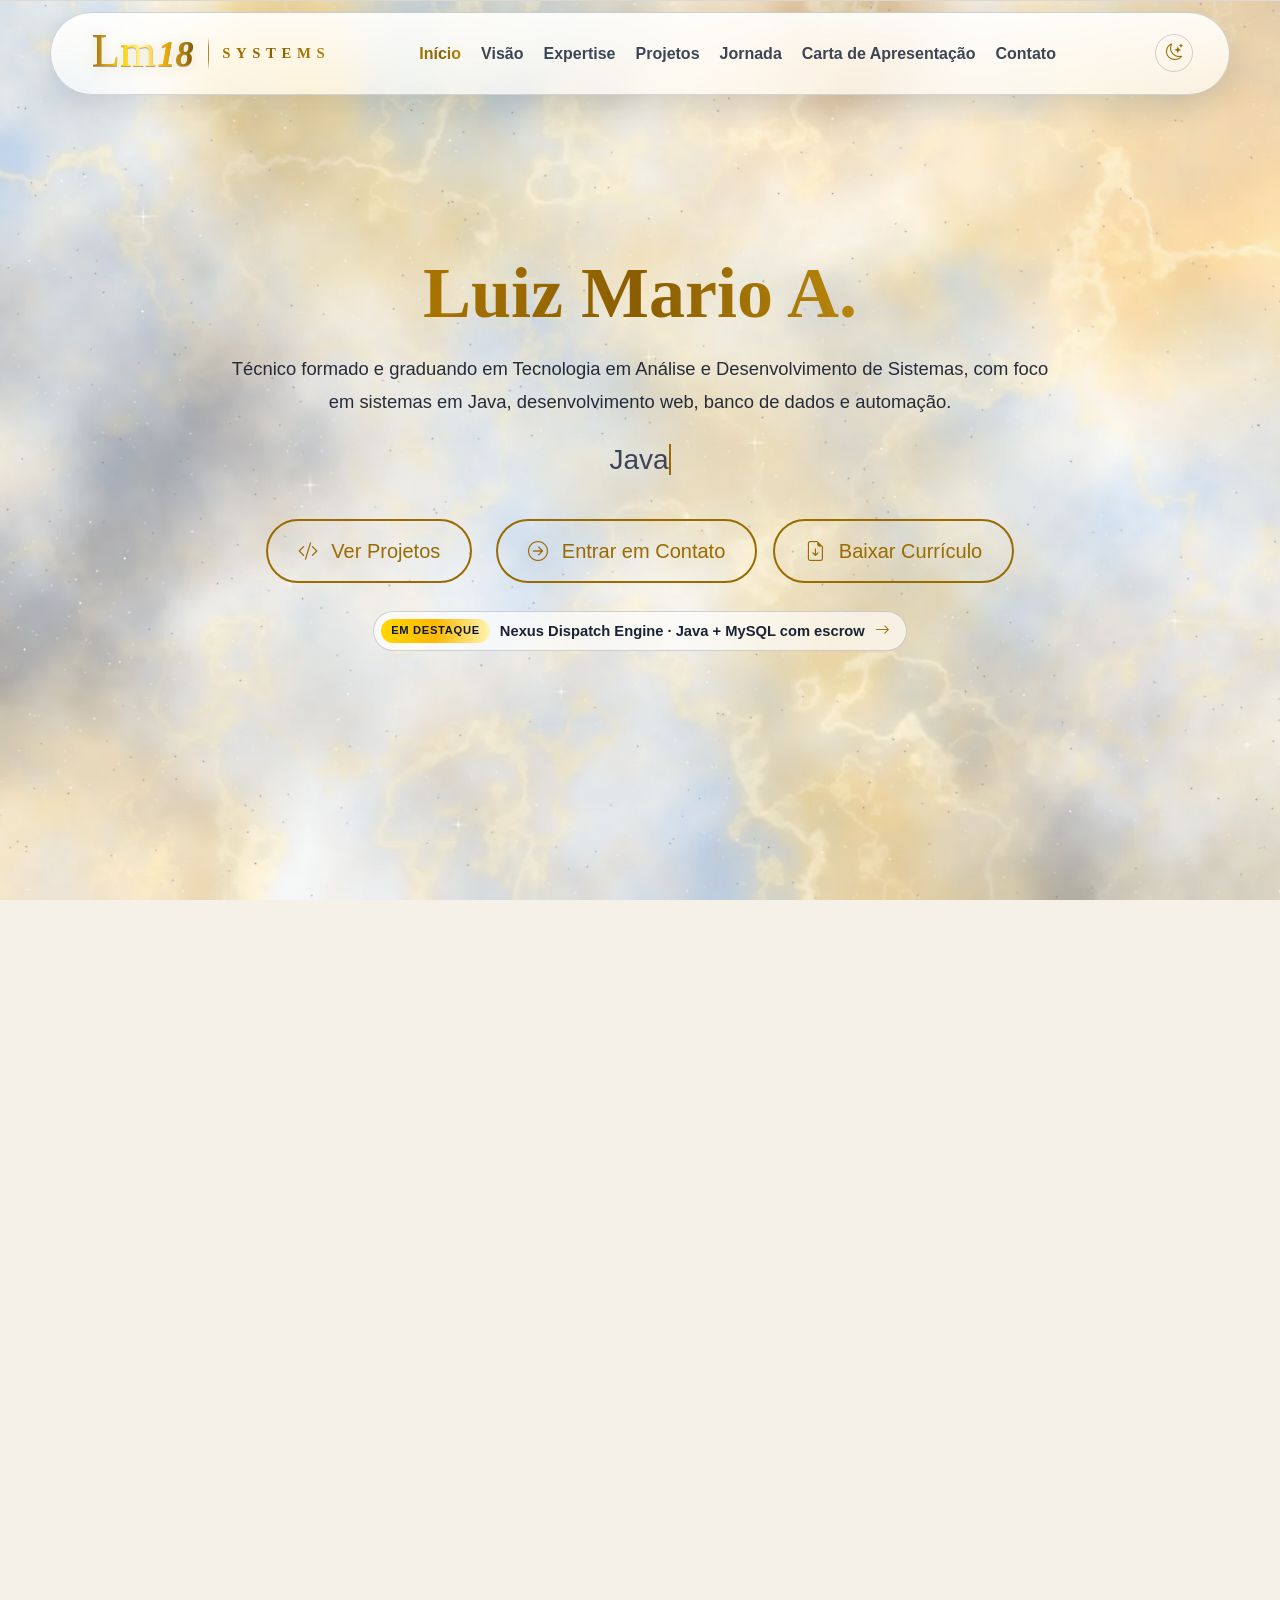
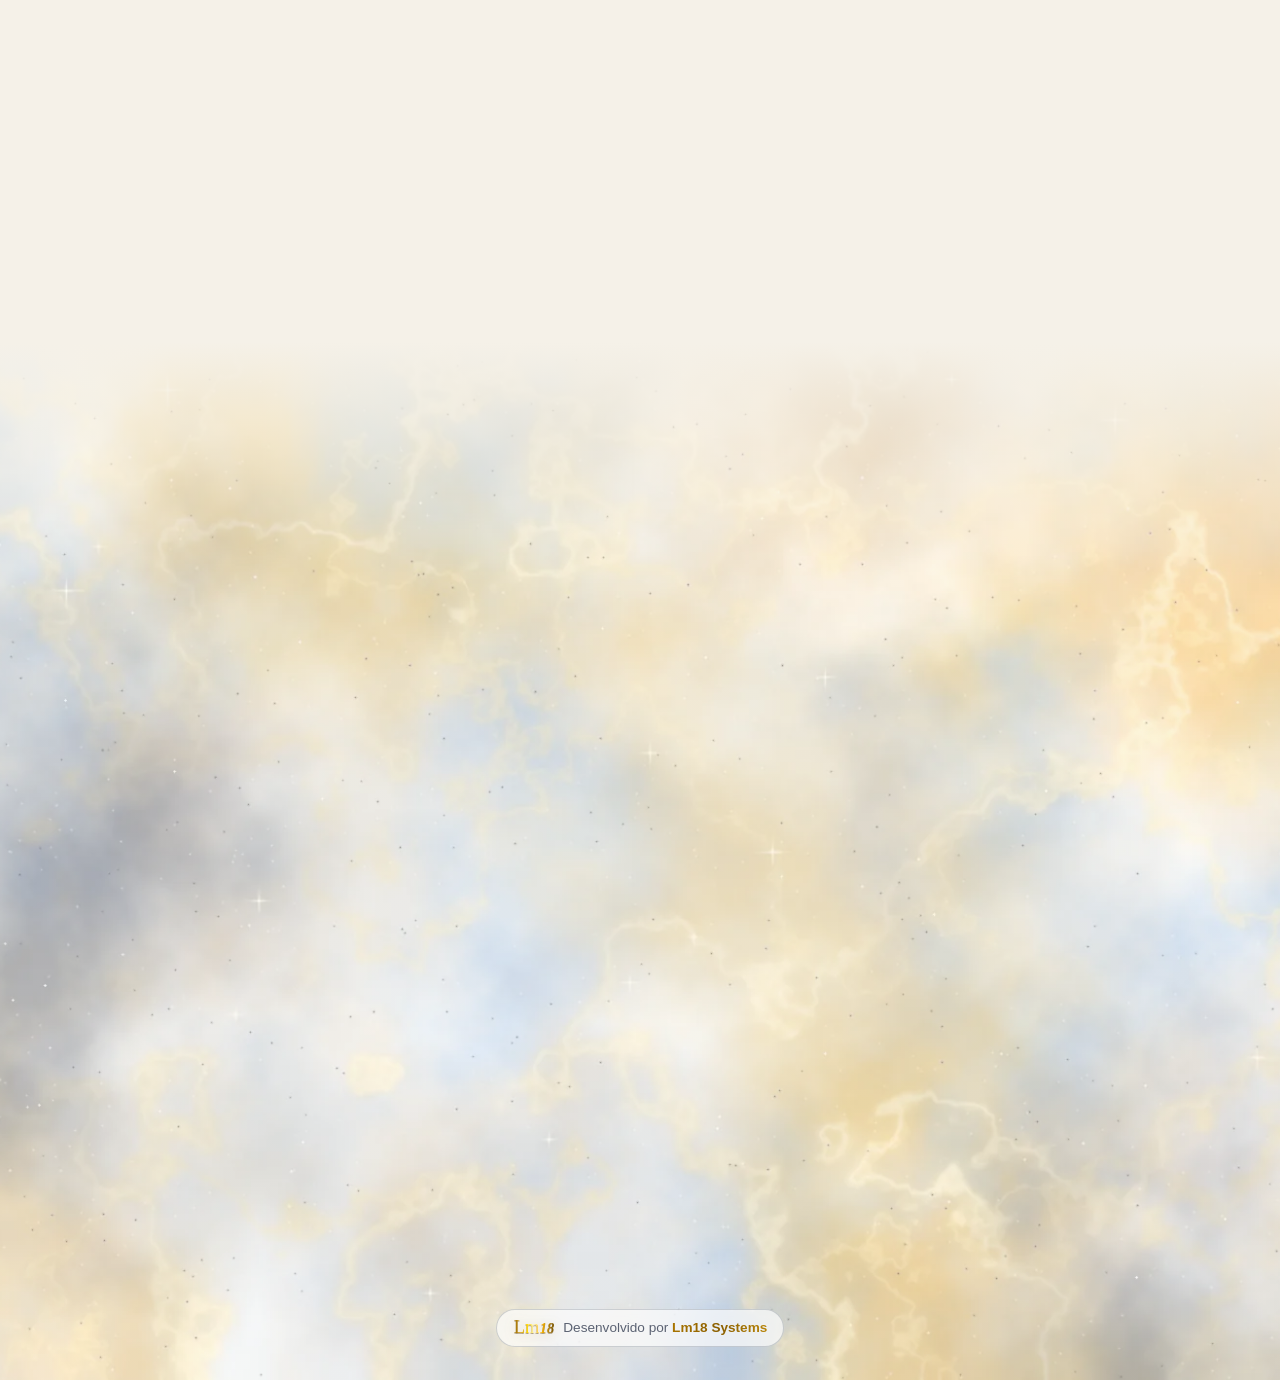
<file: index.html>
<!doctype html> <html lang="pt-BR"> <head> <meta charset="UTF-8"> <meta name="viewport" content="width=device-width,initial-scale=1"> <meta http-equiv="Content-Security-Policy" content="default-src 'self'; script-src 'self' 'unsafe-inline' https://cdn.jsdelivr.net https://cdnjs.cloudflare.com https://static.cloudflareinsights.com; style-src 'self' https://cdn.jsdelivr.net https://fonts.googleapis.com; font-src 'self' https://fonts.gstatic.com https://cdn.jsdelivr.net; img-src 'self' data: blob:; connect-src 'self' https://api.web3forms.com https://cloudflareinsights.com; object-src 'none'; base-uri 'self'; form-action 'self' https://api.web3forms.com; upgrade-insecure-requests"> <meta name="referrer" content="strict-origin-when-cross-origin"> <title>Luiz Mario A. | Desenvolvimento Web, Automação e Banco de Dados</title> <meta name="description" content="Portfólio de Luiz Mario A. - Técnico em desenvolvimento, graduando em ADS, com foco em sistemas em Java, desenvolvimento web, banco de dados e automação."> <meta name="keywords" content="Lm18 Systems, Luiz Mario, LuizM18, Portfólio, Desenvolvedor Full Stack, Java, POO, Python, Node.js, React, SQL, MySQL, Automação, Banco de Dados"> <meta name="author" content="LuizM18"> <meta property="og:type" content="website"> <meta property="og:url" content="https://lm18.dev/"> <meta property="og:title" content="Luiz Mario A. | Desenvolvimento Web, Automação e Banco de Dados"> <meta property="og:description" content="Conheça os projetos, a formação e a evolução técnica de Luiz Mario em desenvolvimento web, automação e banco de dados."> <meta property="og:image" content="https://lm18.dev/assets/images/og-image.jpg"> <meta property="og:image:type" content="image/jpeg"> <meta property="og:image:width" content="1200"> <meta property="og:image:height" content="630"> <meta name="twitter:card" content="summary_large_image"> <meta name="twitter:url" content="https://lm18.dev/"> <meta name="twitter:title" content="Luiz Mario A. | Desenvolvimento Web, Automação e Banco de Dados"> <meta name="twitter:description" content="Portfólio com foco em projetos, formação técnica, automação, desenvolvimento web e banco de dados."> <meta name="twitter:image" content="https://lm18.dev/assets/images/og-image.jpg"> <link href="https://cdn.jsdelivr.net/npm/bootstrap@5.3.3/dist/css/bootstrap.min.css" rel="stylesheet" integrity="sha384-QWTKZyjpPEjISv5WaRU9OFeRpok6YctnYmDr5pNlyT2bRjXh0JMhjY6hW+ALEwIH" crossorigin="anonymous"> <link rel="stylesheet" href="https://cdn.jsdelivr.net/npm/bootstrap-icons@1.11.3/font/bootstrap-icons.min.css" integrity="sha384-XGjxtQfXaH2tnPFa9x+ruJTuLE3Aa6LhHSWRr1XeTyhezb4abCG4ccI5AkVDxqC+" crossorigin="anonymous"> <link href="https://fonts.googleapis.com/css2?family=Inter:wght@300;400;600;700&family=Playfair+Display:wght@700&family=Pinyon+Script&family=Cormorant+Garamond:ital,wght@0,600;1,600&family=Cinzel:wght@600&display=swap" rel="stylesheet"> <link rel="icon" type="image/png" sizes="48x48" href="assets/images/favicon-48.png"> <link rel="apple-touch-icon" href="assets/images/apple-touch-icon.png"> <link rel="stylesheet" href="styles.css?v=f6928df33f"> <meta name="theme-color" content="#1A1A1D"> <script src="tema.js?v=70a5ef2fdd"></script> </head> <body data-bs-spy="scroll" data-bs-target="#navbarNav" data-bs-offset="56"> <nav class="navbar navbar-expand-lg navbar-dark navbar-custom"> <div class="container"> <a class="navbar-brand-custom" href="#hero"> <span class="marca__logo" aria-hidden="true"><span class="marca__lm">Lm</span><span class="marca__num">18</span><span class="marca__faisca"></span></span> <span class="marca__divisor" aria-hidden="true"></span> <span class="marca__sistemas" aria-hidden="true">Systems</span> <span class="visually-hidden">Lm18 Systems</span> </a> <div class="navbar-acoes"> <button type="button" class="tema-botao" data-tema-botao aria-label="Ativar tema claro"> <i class="bi bi-sun tema-botao__sol" aria-hidden="true"></i> <i class="bi bi-moon-stars tema-botao__lua" aria-hidden="true"></i> </button> <button class="navbar-toggler" type="button" data-bs-toggle="collapse" data-bs-target="#navbarNav" aria-controls="navbarNav" aria-expanded="false" aria-label="Abrir navegação"> <span class="navbar-toggler-icon"></span> </button> </div> <div class="collapse navbar-collapse" id="navbarNav"> <ul class="navbar-nav mx-auto"> <li class="nav-item"> <a class="nav-link-custom active" aria-current="page" href="#hero">Início</a> </li> <li class="nav-item"> <a class="nav-link-custom" href="#vision">Visão</a> </li> <li class="nav-item"> <a class="nav-link-custom" href="#expertise">Expertise</a> </li> <li class="nav-item"> <a class="nav-link-custom" href="#projects">Projetos</a> </li> <li class="nav-item"> <a class="nav-link-custom" href="#journey">Jornada</a> </li> <li class="nav-item"> <a class="nav-link-custom" href="cover-letter.html">Carta de Apresentação</a> </li> <li class="nav-item"> <a class="nav-link-custom" href="#contact">Contato</a> </li> </ul> </div> </div> </nav> <section id="hero" class="d-flex align-items-center justify-content-center text-white"> <div class="hero-content text-center"> <h1 class="display-1">Luiz Mario A.</h1> <p class="hero-subtitle"> Técnico formado e graduando em Tecnologia em Análise e Desenvolvimento de Sistemas, com foco em sistemas em Java, desenvolvimento web, banco de dados e automação. </p> <p class="lead hero-typewriter"> <span id="typewriter" data-words='["Java, POO e Banco de Dados", "Desenvolvimento Full Stack", "SQL e Modelagem de Dados", "Python e Automação", "Node.js e React", "Evolução Técnica Contínua"]'></span><span class="typewriter-cursor"></span> </p> <div class="hero-actions mt-4"> <a href="#projects" class="btn btn-outline-gold btn-hero me-2"> <i class="bi bi-code-slash me-2"></i> Ver Projetos </a> <a href="#contact" class="btn btn-outline-gold btn-hero mt-3 mt-sm-0"> <i class="bi bi-arrow-right-circle me-2"></i> Entrar em Contato </a> <a href="assets/docs/Curriculo-Luiz-Mario-Alves-Ozorio.pdf" class="btn btn-outline-gold btn-hero" download> <i class="bi bi-file-earmark-arrow-down me-2"></i> Baixar Currículo </a> </div> <a href="projeto.html?p=nexus-dispatch-engine" class="hero-destaque"> <span class="hero-destaque__selo">Em destaque</span> <span>Nexus Dispatch Engine<span class="hero-destaque__detalhe"> · Java + MySQL com escrow</span></span> <i class="bi bi-arrow-right" aria-hidden="true"></i> </a> </div> </section> <section id="vision" class="container fade-in-up-on-scroll"> <h2 class="text-center mb-5">Quem Sou e Como Penso</h2> <div class="row align-items-center"> <div class="col-md-6 text-center mb-4 mb-md-0"> <span class="perfil-foto"> <img src="assets/images/profile-photo-720.webp" width="720" height="720" loading="lazy" decoding="async" class="img-fluid rounded-circle shadow-lg profile-img perfil-foto__escura" alt="Foto de perfil de Luiz Mario"> <img src="assets/images/profile-photo-720-claro.webp" width="720" height="720" loading="lazy" decoding="async" class="img-fluid rounded-circle shadow-lg profile-img perfil-foto__clara" alt="" aria-hidden="true"> </span> </div> <div class="col-md-6"> <p class="fs-5 text-secondary-text mb-4"> Sou um profissional técnico em evolução constante, com base em desenvolvimento de software e foco prático na construção de soluções úteis, organizadas e funcionais. </p> <p class="fs-5 text-secondary-text mb-4"> Atualmente, amplio minha formação como <strong>graduando em Análise e Desenvolvimento de Sistemas</strong>, enquanto fortaleço minha atuação em <strong>Java e orientação a objetos, banco de dados, desenvolvimento web, Python e automação</strong>. </p> <p class="fs-5 text-secondary-text"> Acredito em tecnologia bem pensada, código com propósito e melhoria contínua. Meu objetivo é transformar problemas reais em sistemas claros, eficientes e bem estruturados, sem abrir mão da qualidade e da evolução técnica. </p> </div> </div> </section> <section id="expertise" class="container fade-in-up-on-scroll"> <h2 class="text-center mb-4">Competências em Produção</h2> <p class="expertise-intro">Agrupadas pelo que já construí, com os projetos em que cada grupo está em uso.</p> <div class="clusters"> <article class="cluster cluster--destaque"> <div class="cluster__topo"> <i class="bi bi-cpu cluster__icone" aria-hidden="true"></i> <span class="project-badge project-badge--ouro">Foco atual</span> </div> <h3 class="cluster__titulo">Back-end e Sistemas</h3> <p class="cluster__texto">Regras de negócio em Java orientado a objetos, com camadas bem separadas e transações seguras.</p> <ul class="cluster__pilulas" aria-label="Tecnologias de back-end"> <li class="pilula pilula--forte">Java</li> <li class="pilula">POO: herança e polimorfismo</li> <li class="pilula">Padrão DAO</li> <li class="pilula">Strategy</li> <li class="pilula">JDBC</li> <li class="pilula">BCrypt</li> <li class="pilula">Node.js</li> <li class="pilula">Express</li> </ul> <p class="cluster__provas">Em uso em <a href="projeto.html?p=nexus-dispatch-engine">Nexus Dispatch Engine</a> e <a href="projeto.html?p=biblioteca-escolar">Biblioteca Escolar</a> </p> </article> <article class="cluster"> <div class="cluster__topo"> <i class="bi bi-database cluster__icone" aria-hidden="true"></i> </div> <h3 class="cluster__titulo">Banco de Dados e Modelagem</h3> <p class="cluster__texto">Do DER ao SQL: modelagem normalizada e consistência garantida pelo próprio banco.</p> <ul class="cluster__pilulas" aria-label="Tecnologias de banco de dados"> <li class="pilula pilula--forte">MySQL</li> <li class="pilula">SQL</li> <li class="pilula">Modelagem na 3FN</li> <li class="pilula">Transações ACID</li> <li class="pilula">SELECT ... FOR UPDATE</li> <li class="pilula">DER e UML</li> <li class="pilula">SQLite</li> </ul> <p class="cluster__provas">Em uso em <a href="projeto.html?p=nexus-dispatch-engine">Nexus Dispatch Engine</a>, <a href="projeto.html?p=biblioteca-escolar">Biblioteca Escolar</a> e <a href="projeto.html?p=lm18-i-check">I-Check</a> </p> </article> <article class="cluster"> <div class="cluster__topo"> <i class="bi bi-diagram-3 cluster__icone" aria-hidden="true"></i> </div> <h3 class="cluster__titulo">Automação, IA e Integrações</h3> <p class="cluster__texto">Fluxos que trabalham sozinhos, integrados ao sistema sem deixá-lo depender deles.</p> <ul class="cluster__pilulas" aria-label="Tecnologias de automação e integração"> <li class="pilula pilula--forte">Python</li> <li class="pilula">n8n</li> <li class="pilula">Webhooks</li> <li class="pilula">APIs de IA</li> <li class="pilula">Axios</li> <li class="pilula">Leaflet + OSRM</li> </ul> <p class="cluster__provas">Em uso em <a href="projeto.html?p=nexus-dispatch-engine">Nexus Dispatch Engine</a> e <a href="projeto.html?p=lm18-i-check">I-Check</a> </p> </article> <article class="cluster"> <div class="cluster__topo"> <i class="bi bi-window-stack cluster__icone" aria-hidden="true"></i> </div> <h3 class="cluster__titulo">Front-end e Interfaces</h3> <p class="cluster__texto">Interfaces responsivas, acessíveis e com animação na medida certa.</p> <ul class="cluster__pilulas" aria-label="Tecnologias de front-end"> <li class="pilula pilula--forte">JavaScript</li> <li class="pilula">React</li> <li class="pilula">HTML5</li> <li class="pilula">CSS3</li> <li class="pilula">Bootstrap</li> <li class="pilula">GSAP</li> <li class="pilula">Design responsivo</li> </ul> <p class="cluster__provas">Em uso em <a href="projeto.html?p=biblioteca-escolar">Biblioteca Escolar</a>, <a href="projeto.html?p=e-commerce-responsivo">E-commerce</a> e neste portfólio </p> </article> <article class="cluster"> <div class="cluster__topo"> <i class="bi bi-motherboard cluster__icone" aria-hidden="true"></i> </div> <h3 class="cluster__titulo">IoT e Hardware</h3> <p class="cluster__texto">Coleta de dados no mundo físico, do microcontrolador ao painel.</p> <ul class="cluster__pilulas" aria-label="Tecnologias de IoT e hardware"> <li class="pilula pilula--forte">ESP32</li> <li class="pilula">C++</li> <li class="pilula">Infraestrutura e manutenção</li> </ul> <p class="cluster__provas">Em uso em <a href="projeto.html?p=lm18-i-check">I-Check</a> </p> </article> <article class="cluster cluster--faixa"> <div class="cluster__topo"> <i class="bi bi-tools cluster__icone" aria-hidden="true"></i> </div> <h3 class="cluster__titulo">Ferramentas e Práticas</h3> <p class="cluster__texto">O que mantém o trabalho organizado, versionado e fácil de publicar.</p> <ul class="cluster__pilulas" aria-label="Ferramentas e práticas"> <li class="pilula pilula--forte">Git e GitHub</li> <li class="pilula">Docker</li> <li class="pilula">Cloudflare Tunnel</li> <li class="pilula">Kanban</li> <li class="pilula">Jira</li> <li class="pilula">VS Code</li> </ul> <p class="cluster__provas">Em uso em todos os projetos</p> </article> </div> </section> <section id="projects" class="container fade-in-up-on-scroll"> <h2 class="text-center mb-5">Projetos de Impacto</h2> <div class="projetos-deck" data-deck> <div class="projetos-deck__palco" data-deck-palco role="region" aria-roledescription="carrossel" aria-label="Projetos" tabindex="0"></div> <div class="projetos-deck__controles"> <button type="button" class="projetos-deck__seta" data-deck-anterior aria-label="Projeto anterior"> <i class="bi bi-arrow-left" aria-hidden="true"></i> </button> <span class="projetos-deck__contador" data-deck-contador aria-live="polite"></span> <div class="projetos-deck__pontos" data-deck-pontos></div> <button type="button" class="projetos-deck__seta" data-deck-proximo aria-label="Próximo projeto"> <i class="bi bi-arrow-right" aria-hidden="true"></i> </button> </div> <noscript> <ul class="projetos-deck__sem-js"> <li><a href="projeto.html?p=nexus-dispatch-engine">Nexus Dispatch Engine</a></li> <li><a href="projeto.html?p=lm18-i-check">Lm18 I-Check v8.0</a></li> <li><a href="projeto.html?p=biblioteca-escolar">Sistema de Gerenciamento de Biblioteca</a></li> <li><a href="projeto.html?p=e-commerce-responsivo">Website Responsivo para E-commerce</a></li> <li><a href="projeto.html?p=minecraft-do-luiz">Website Pessoal de Minecraft</a></li> </ul> </noscript> </div> </section> <section id="journey" class="container fade-in-up-on-scroll"> <canvas class="nebula-caindo" aria-hidden="true"></canvas> <h2 class="text-center mb-5">Formação e Evolução Técnica</h2> <div class="timeline-marcacao" data-timeline-marcacao aria-hidden="true"></div> <div class="timeline-janela" data-timeline-janela tabindex="0" role="region" aria-label="Linha do tempo de formação. Role para ver os outros cursos."> <div class="timeline"> <div class="timeline-container left" data-timeline-principal> <div class="timeline-content"> <h3>Atual · previsão 2028</h3> <h4>Análise e Desenvolvimento de Sistemas | Centro Universitário Católico Ítalo Brasileiro (UniÍtalo)</h4> <p> Formação superior com aprofundamento em desenvolvimento de software, banco de dados, análise de sistemas, lógica, arquitetura e fundamentos essenciais da área de tecnologia. </p> </div> </div> <div class="timeline-container right" data-timeline-principal> <div class="timeline-content"> <h3>Concluído em 2025</h3> <h4>Técnico em Desenvolvimento de Sistemas | Eudoro Villela</h4> <p> Ensino médio com habilitação profissional técnica do Governo do Estado de São Paulo: 2 anos de lógica, arquitetura de sistemas e infraestrutura, a base da evolução atual em desenvolvimento web, banco de dados e automação. </p> </div> </div> <div class="timeline-container left" data-timeline-principal> <div class="timeline-content"> <h3>Em andamento</h3> <h4>Curso.dev | Felipe Deschamps</h4> <p> Formação prática orientada ao desenvolvimento moderno, com foco em raciocínio técnico, construção de projetos, visão de software e amadurecimento de carreira. </p> </div> </div> <div class="timeline-container right" data-timeline-principal> <div class="timeline-content"> <h3>Em andamento</h3> <h4>Python Impressionador | Hashtag Treinamentos</h4> <p> Aprofundamento em Python com foco em lógica, produtividade, automação e aplicações práticas. </p> </div> </div> <div class="timeline-container left" data-timeline-principal> <div class="timeline-content"> <h3>Em andamento</h3> <h4>Banco de Dados Impressionador e n8n Impressionador | Hashtag Treinamentos</h4> <p> Banco de dados, consultas e organização de informações, somados a automação de fluxos voltados à produtividade. </p> </div> </div> <div class="timeline-divisor"> <span>Outros cursos e formações</span> </div> <div class="timeline-container right"> <div class="timeline-content"> <h3>Próximo passo</h3> <h4>curso.dev/ia | Felipe Deschamps</h4> <p> Continuação no curso.dev, agora voltada a inteligência artificial aplicada ao desenvolvimento de software. </p> </div> </div> <div class="timeline-container left"> <div class="timeline-content"> <h3>Em andamento</h3> <h4>Inglês Impressionador | Hashtag Treinamentos</h4> <p> Inglês para ler documentação, acompanhar conteúdo técnico e se comunicar na área de tecnologia. </p> </div> </div> <div class="timeline-container right"> <div class="timeline-content"> <h3>Concluído em junho de 2025</h3> <h4>SQL: Joins, Views e Transações | Alura</h4> <p> Consultas com junções, views e controle de transações no SQL. </p> </div> </div> <div class="timeline-container left"> <div class="timeline-content"> <h3>Base complementar</h3> <h4>Formação Full Stack | Eudoro Villela</h4> <p> Imersão prática em front-end, back-end e banco de dados, com foco em construção de projetos e integração entre camadas. </p> </div> </div> <div class="timeline-container right"> <div class="timeline-content"> <h3>Concluído em agosto de 2024</h3> <h4>Lógica de Programação: JavaScript | Alura</h4> <p> Fundamentos de lógica de programação aplicados em JavaScript. </p> </div> </div> <div class="timeline-container left"> <div class="timeline-content"> <h3>Base complementar</h3> <h4>Soft Skills, Algoritmos e Lógica | Hashtag Treinamentos</h4> <p> Liderança, algoritmos, lógica de programação, inteligência emocional e perfis comportamentais. </p> </div> </div> <div class="timeline-container right"> <div class="timeline-content"> <h3>Concluído em agosto de 2023</h3> <h4>Excel Intermediário | Fundação Bradesco</h4> <p> Produtividade e organização de dados, com fórmulas e funções como PROCV. </p> </div> </div> <div class="timeline-container left"> <div class="timeline-content"> <h3>Formação paralela</h3> <h4>Infraestrutura e Hardware de Alta Performance</h4> <p> Curso presencial de hardware, manutenção, estrutura física de equipamentos e suporte técnico. </p> </div> </div> </div> </div> <p class="timeline-dica" data-timeline-dica> <i class="bi bi-chevron-double-down" aria-hidden="true"></i> Role a linha do tempo para ver mais <span data-timeline-restantes>8</span> cursos </p> </section> <div class="lm18-nebula"> <section id="contact" class="container fade-in-up-on-scroll"> <h2 class="text-center mb-5">Vamos Construir Algo Relevante</h2> <div class="row justify-content-center"> <div class="col-md-8 col-lg-6"> <p class="text-center mb-4 fs-5 text-secondary-text"> Se você busca alguém comprometido com evolução técnica, organização e construção de soluções práticas, este é um bom ponto de partida para conversarmos. </p> <form id="contactForm"> <input type="hidden" name="access_key" value="90277097-29be-4f44-922a-0c2ed839943b"> <input type="hidden" name="subject" id="dynamicSubject" value="Nova Mensagem do Site"> <input type="checkbox" name="botcheck" class="d-none" tabindex="-1" autocomplete="off"> <div class="mb-3"> <label for="name" class="form-label">Seu Nome</label> <input name="name" class="form-control" id="name" placeholder="Seu nome completo" required maxlength="100" autocomplete="name"> </div> <div class="mb-3"> <label for="email" class="form-label">Seu Email</label> <input type="email" name="email" class="form-control" id="email" placeholder="email@exemplo.com" required maxlength="254" autocomplete="email"> </div> <div class="mb-3"> <label for="userSubject" class="form-label">Assunto</label> <input class="form-control" id="userSubject" placeholder="Assunto da mensagem" required maxlength="120"> </div> <div class="mb-3"> <label for="message" class="form-label">Sua Mensagem</label> <textarea name="message" class="form-control" id="message" rows="5" placeholder="Descreva sua ideia, necessidade ou projeto..." required minlength="10" maxlength="4000"></textarea> </div> <div class="d-grid gap-2"> <button type="submit" class="btn btn-submit"> <i class="bi bi-send-fill me-2"></i> Enviar Mensagem </button> </div> <div id="formMessage" class="mt-3 text-center d-none alert" role="alert"></div> </form> </div> </div> </section> <footer class="lm18-assinatura" aria-label="Assinatura Lm18 Systems"> <button type="button" id="lm18-assinatura-gatilho" class="lm18-assinatura__gatilho" aria-expanded="false" aria-controls="lm18-assinatura-painel"> <span class="marca__logo marca__logo--mini" aria-hidden="true"><span class="marca__lm">Lm</span><span class="marca__num">18</span><span class="marca__faisca"></span></span> <span>Desenvolvido por <strong>Lm18 Systems</strong></span> </button> <div id="lm18-assinatura-painel" class="lm18-assinatura__painel" hidden> <span class="lm18-assinatura__moldura" aria-hidden="true"></span> <div class="lm18-assinatura__marca"> <span class="marca__logo lm18-assinatura__logo" aria-hidden="true"><span class="marca__lm">Lm</span><span class="marca__num">18</span><span class="marca__faisca"></span></span> <div class="lm18-assinatura__texto"> <p class="lm18-assinatura__nome">Lm18 Systems</p> <p class="lm18-assinatura__lema">Soluções digitais escaláveis, automação inteligente e arquitetura de sistemas de alta performance.</p> </div> </div> <span class="lm18-assinatura__linha" aria-hidden="true"></span> <div class="row gy-4 lm18-assinatura__colunas"> <div class="col-md-6 text-center"> <h5 class="lm18-assinatura__titulo">Explorar</h5> <ul class="list-unstyled lm18-assinatura__lista"> <li><a href="#hero">Início</a></li> <li><a href="#projects">Projetos</a></li> <li><a href="#journey">Jornada Técnica</a></li> <li><a href="cover-letter.html">Carta de Apresentação</a></li> </ul> </div> <div class="col-md-6 text-center"> <h5 class="lm18-assinatura__titulo">Contatos</h5> <div class="lm18-assinatura__sociais"> <a class="social" href="https://www.linkedin.com/in/luizm18" target="_blank" rel="noopener noreferrer" aria-label="LinkedIn de Luiz Mario: /in/luizm18"> <span class="social__icone"><i class="bi bi-linkedin" aria-hidden="true"></i></span> <span class="social__texto"><strong>LinkedIn</strong><small>/in/luizm18</small></span> </a> <a class="social social--b" href="https://github.com/LuizM18" target="_blank" rel="noopener noreferrer" aria-label="GitHub de Luiz Mario: @LuizM18"> <span class="social__icone"><i class="bi bi-github" aria-hidden="true"></i></span> <span class="social__texto"><strong>GitHub</strong><small>@LuizM18</small></span> </a> </div> </div> </div> <p class="lm18-assinatura__copy">&copy; 2026 Luiz Mario A. | Lm18 Systems</p> <p class="lm18-assinatura__autoria">Idealizado e desenvolvido por Luiz Mario A.</p> <div class="lm18-cena" aria-hidden="true"> <canvas class="lm18-cena__particulas"></canvas> <img class="lm18-cena__personagem" src="assets/images/LuizIA-360.webp" width="170" height="170" alt="" loading="lazy" decoding="async"> <canvas class="lm18-cena__vivo"></canvas> <span class="lm18-cena__esfera"></span> <span class="lm18-cena__raio"><span class="lm18-cena__nucleo"></span></span> <span class="lm18-cena__clarao"></span> </div> </div> </footer> </div> <script src="https://cdnjs.cloudflare.com/ajax/libs/gsap/3.12.5/gsap.min.js" integrity="sha384-g4NTh/Iv5PPU4xPyhEWqPcwtNXOvdaDI8LLnyYfyNZOjKJeYQyjzQ9X5275eBjpt" crossorigin="anonymous"></script> <script src="https://cdn.jsdelivr.net/npm/bootstrap@5.3.3/dist/js/bootstrap.bundle.min.js" integrity="sha384-YvpcrYf0tY3lHB60NNkmXc5s9fDVZLESaAA55NDzOxhy9GkcIdslK1eN7N6jIeHz" crossorigin="anonymous"></script> <script src="projetos.js?v=be8935103c"></script> <script src="script.js?v=9022d9de78"></script> </body> </html>
</file>
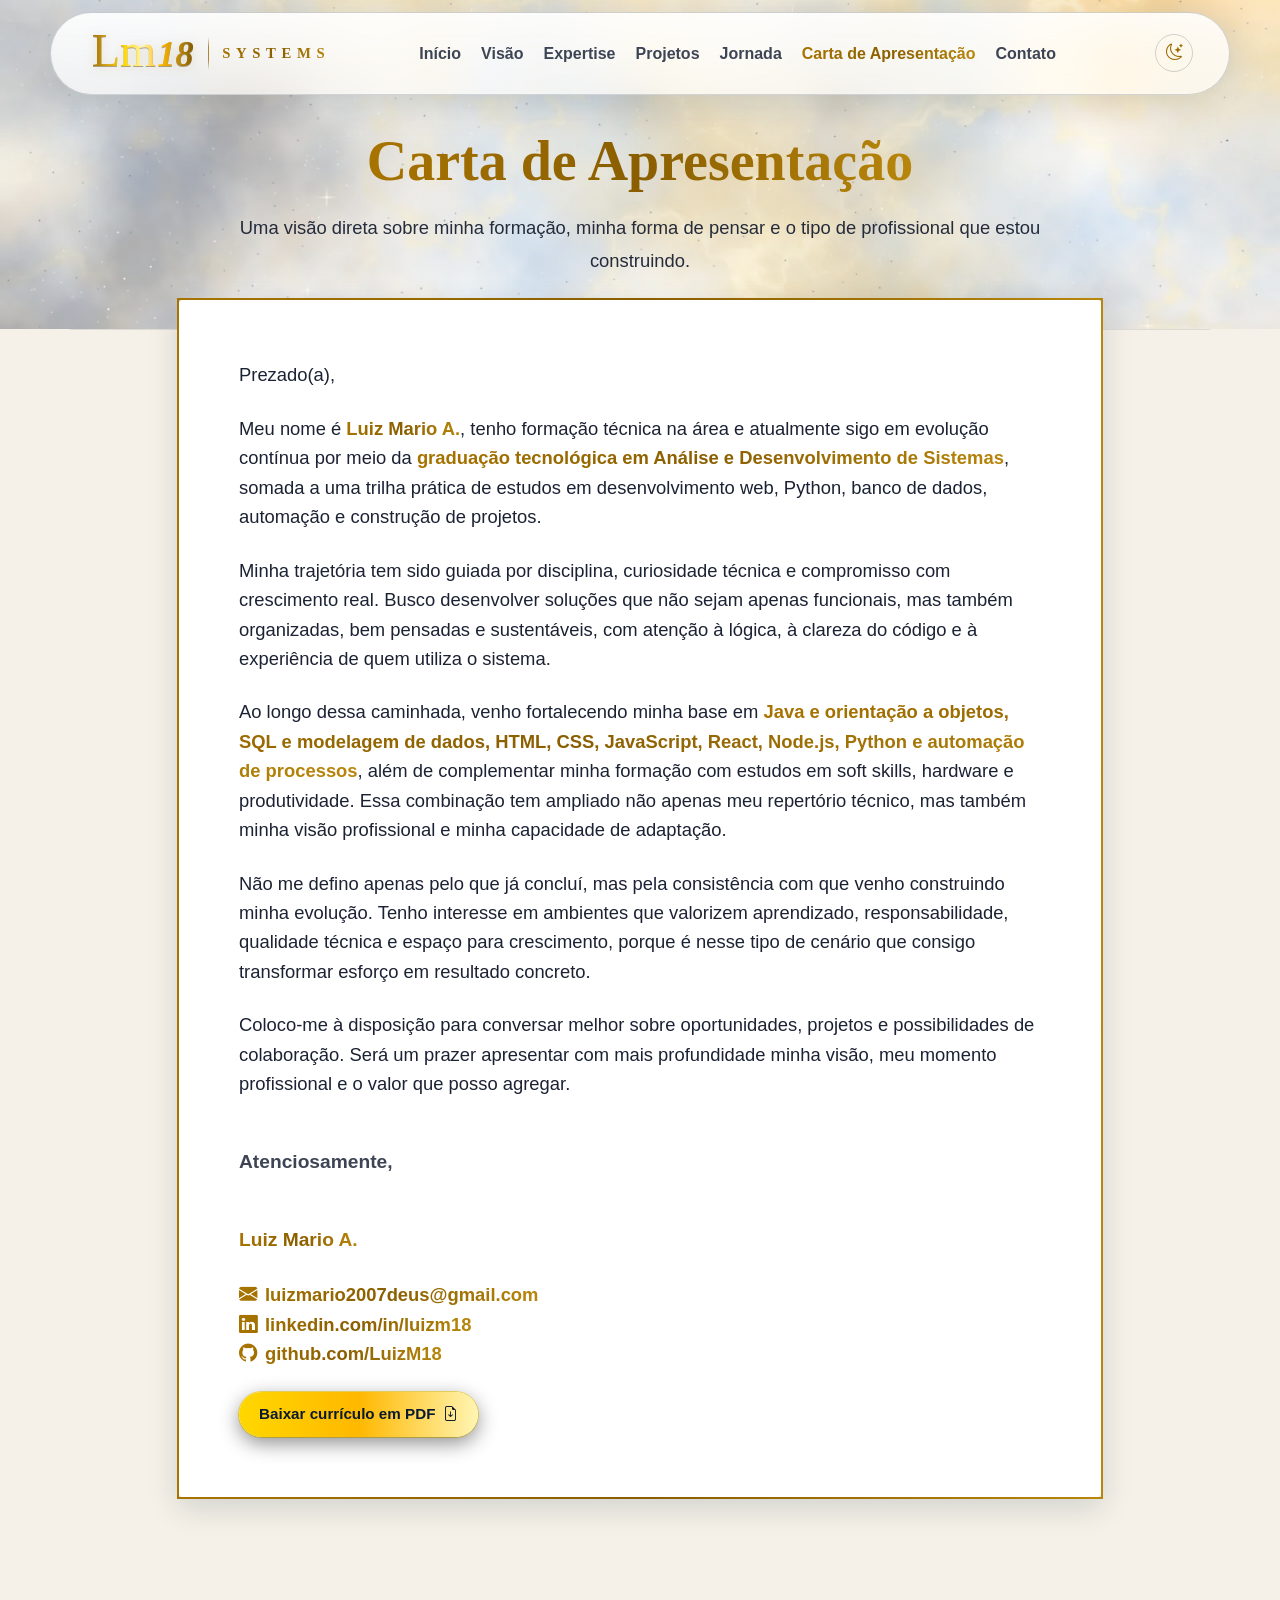
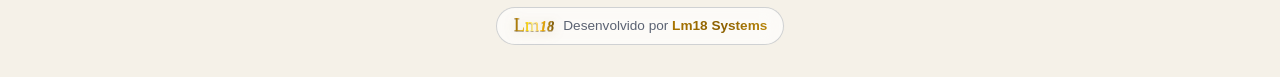
<file: cover-letter.html>
<!doctype html> <html lang="pt-BR"> <head> <meta charset="UTF-8"> <meta name="viewport" content="width=device-width,initial-scale=1"> <meta http-equiv="Content-Security-Policy" content="default-src 'self'; script-src 'self' 'unsafe-inline' https://cdn.jsdelivr.net https://cdnjs.cloudflare.com https://static.cloudflareinsights.com; style-src 'self' https://cdn.jsdelivr.net https://fonts.googleapis.com; font-src 'self' https://fonts.gstatic.com https://cdn.jsdelivr.net; img-src 'self' data: blob:; connect-src 'self' https://api.web3forms.com https://cloudflareinsights.com; object-src 'none'; base-uri 'self'; form-action 'self' https://api.web3forms.com; upgrade-insecure-requests"> <meta name="referrer" content="strict-origin-when-cross-origin"> <title>Carta de Apresentação | Luiz Mario A.</title> <meta name="description" content="Carta de apresentação de Luiz Mario A., profissional técnico em evolução contínua, com foco em desenvolvimento web, automação, banco de dados e soluções práticas."> <meta name="keywords" content="Carta de apresentação, Luiz Mario, LuizM18, Lm18 Systems, desenvolvimento web, Python, automação, banco de dados, portfólio"> <meta name="author" content="LuizM18"> <meta property="og:type" content="website"> <meta property="og:url" content="https://lm18.dev/cover-letter.html"> <meta property="og:title" content="Carta de Apresentação | Luiz Mario A."> <meta property="og:description" content="Conheça melhor o perfil técnico, a visão profissional e a forma de trabalho de Luiz Mario A."> <meta property="og:image" content="https://lm18.dev/assets/images/og-image.jpg"> <meta name="twitter:card" content="summary_large_image"> <meta name="twitter:title" content="Carta de Apresentação | Luiz Mario A."> <meta name="twitter:description" content="Perfil técnico, visão profissional e carta de apresentação de Luiz Mario A."> <meta name="twitter:image" content="https://lm18.dev/assets/images/og-image.jpg"> <link href="https://cdn.jsdelivr.net/npm/bootstrap@5.3.3/dist/css/bootstrap.min.css" rel="stylesheet" integrity="sha384-QWTKZyjpPEjISv5WaRU9OFeRpok6YctnYmDr5pNlyT2bRjXh0JMhjY6hW+ALEwIH" crossorigin="anonymous"> <link rel="stylesheet" href="https://cdn.jsdelivr.net/npm/bootstrap-icons@1.11.3/font/bootstrap-icons.min.css" integrity="sha384-XGjxtQfXaH2tnPFa9x+ruJTuLE3Aa6LhHSWRr1XeTyhezb4abCG4ccI5AkVDxqC+" crossorigin="anonymous"> <link href="https://fonts.googleapis.com/css2?family=Inter:wght@300;400;600;700&family=Playfair+Display:wght@700&family=Pinyon+Script&family=Cormorant+Garamond:ital,wght@0,600;1,600&family=Cinzel:wght@600&display=swap" rel="stylesheet"> <link rel="icon" type="image/png" sizes="48x48" href="assets/images/favicon-48.png"> <link rel="apple-touch-icon" href="assets/images/apple-touch-icon.png"> <link rel="stylesheet" href="styles.css?v=f6928df33f"> <meta name="theme-color" content="#1A1A1D"> <script src="tema.js?v=70a5ef2fdd"></script> </head> <body> <nav class="navbar navbar-expand-lg navbar-dark navbar-custom"> <div class="container"> <a class="navbar-brand-custom" href="index.html#hero"> <span class="marca__logo" aria-hidden="true"><span class="marca__lm">Lm</span><span class="marca__num">18</span><span class="marca__faisca"></span></span> <span class="marca__divisor" aria-hidden="true"></span> <span class="marca__sistemas" aria-hidden="true">Systems</span> <span class="visually-hidden">Lm18 Systems</span> </a> <div class="navbar-acoes"> <button type="button" class="tema-botao" data-tema-botao aria-label="Ativar tema claro"> <i class="bi bi-sun tema-botao__sol" aria-hidden="true"></i> <i class="bi bi-moon-stars tema-botao__lua" aria-hidden="true"></i> </button> <button class="navbar-toggler" type="button" data-bs-toggle="collapse" data-bs-target="#navbarNav" aria-controls="navbarNav" aria-expanded="false" aria-label="Abrir navegação"> <span class="navbar-toggler-icon"></span> </button> </div> <div class="collapse navbar-collapse" id="navbarNav"> <ul class="navbar-nav mx-auto"> <li class="nav-item"> <a class="nav-link-custom" href="index.html#hero">Início</a> </li> <li class="nav-item"> <a class="nav-link-custom" href="index.html#vision">Visão</a> </li> <li class="nav-item"> <a class="nav-link-custom" href="index.html#expertise">Expertise</a> </li> <li class="nav-item"> <a class="nav-link-custom" href="index.html#projects">Projetos</a> </li> <li class="nav-item"> <a class="nav-link-custom" href="index.html#journey">Jornada</a> </li> <li class="nav-item"> <a class="nav-link-custom active" aria-current="page" href="cover-letter.html">Carta de Apresentação</a> </li> <li class="nav-item"> <a class="nav-link-custom" href="index.html#contact">Contato</a> </li> </ul> </div> </div> </nav> <div class="page-banner"> <div class="container text-center"> <h1 class="display-3">Carta de Apresentação</h1> <p class="hero-subtitle mt-3"> Uma visão direta sobre minha formação, minha forma de pensar e o tipo de profissional que estou construindo. </p> </div> </div> <section class="container py-5 fade-in-up-on-scroll"> <div class="row justify-content-center"> <div class="col-lg-10"> <div id="cover-letter-content" class="animate__fadeInUp"> <p>Prezado(a),</p> <p> Meu nome é <strong>Luiz Mario A.</strong>, tenho formação técnica na área e atualmente sigo em evolução contínua por meio da <strong>graduação tecnológica em Análise e Desenvolvimento de Sistemas</strong>, somada a uma trilha prática de estudos em desenvolvimento web, Python, banco de dados, automação e construção de projetos. </p> <p> Minha trajetória tem sido guiada por disciplina, curiosidade técnica e compromisso com crescimento real. Busco desenvolver soluções que não sejam apenas funcionais, mas também organizadas, bem pensadas e sustentáveis, com atenção à lógica, à clareza do código e à experiência de quem utiliza o sistema. </p> <p> Ao longo dessa caminhada, venho fortalecendo minha base em <strong>Java e orientação a objetos, SQL e modelagem de dados, HTML, CSS, JavaScript, React, Node.js, Python e automação de processos</strong>, além de complementar minha formação com estudos em soft skills, hardware e produtividade. Essa combinação tem ampliado não apenas meu repertório técnico, mas também minha visão profissional e minha capacidade de adaptação. </p> <p> Não me defino apenas pelo que já concluí, mas pela consistência com que venho construindo minha evolução. Tenho interesse em ambientes que valorizem aprendizado, responsabilidade, qualidade técnica e espaço para crescimento, porque é nesse tipo de cenário que consigo transformar esforço em resultado concreto. </p> <p> Coloco-me à disposição para conversar melhor sobre oportunidades, projetos e possibilidades de colaboração. Será um prazer apresentar com mais profundidade minha visão, meu momento profissional e o valor que posso agregar. </p> <p class="signature">Atenciosamente,</p> <p class="signature"><strong>Luiz Mario A.</strong></p> <p class="contact-info"> <a href="mailto:luizmario2007deus@gmail.com"> <i class="bi bi-envelope-fill me-2"></i>luizmario2007deus@gmail.com </a> <br> <a href="https://linkedin.com/in/luizm18" target="_blank" rel="noopener noreferrer"> <i class="bi bi-linkedin me-2"></i>linkedin.com/in/luizm18 </a> <br> <a href="https://github.com/LuizM18" target="_blank" rel="noopener noreferrer"> <i class="bi bi-github me-2"></i>github.com/LuizM18 </a> </p> <a href="assets/docs/Curriculo-Luiz-Mario-Alves-Ozorio.pdf" class="btn-ouro" download> Baixar currículo em PDF <i class="bi bi-file-earmark-arrow-down" aria-hidden="true"></i> </a> </div> </div> </div> </section> <footer class="lm18-assinatura" aria-label="Assinatura Lm18 Systems"> <button type="button" id="lm18-assinatura-gatilho" class="lm18-assinatura__gatilho" aria-expanded="false" aria-controls="lm18-assinatura-painel"> <span class="marca__logo marca__logo--mini" aria-hidden="true"><span class="marca__lm">Lm</span><span class="marca__num">18</span><span class="marca__faisca"></span></span> <span>Desenvolvido por <strong>Lm18 Systems</strong></span> </button> <div id="lm18-assinatura-painel" class="lm18-assinatura__painel" hidden> <span class="lm18-assinatura__moldura" aria-hidden="true"></span> <div class="lm18-assinatura__marca"> <span class="marca__logo lm18-assinatura__logo" aria-hidden="true"><span class="marca__lm">Lm</span><span class="marca__num">18</span><span class="marca__faisca"></span></span> <div class="lm18-assinatura__texto"> <p class="lm18-assinatura__nome">Lm18 Systems</p> <p class="lm18-assinatura__lema">Soluções digitais escaláveis, automação inteligente e arquitetura de sistemas de alta performance.</p> </div> </div> <span class="lm18-assinatura__linha" aria-hidden="true"></span> <div class="row gy-4 lm18-assinatura__colunas"> <div class="col-md-6 text-center"> <h5 class="lm18-assinatura__titulo">Explorar</h5> <ul class="list-unstyled lm18-assinatura__lista"> <li><a href="index.html#hero">Início</a></li> <li><a href="index.html#projects">Projetos</a></li> <li><a href="index.html#journey">Jornada Técnica</a></li> <li><a href="cover-letter.html">Carta de Apresentação</a></li> </ul> </div> <div class="col-md-6 text-center"> <h5 class="lm18-assinatura__titulo">Contatos</h5> <div class="lm18-assinatura__sociais"> <a class="social" href="https://www.linkedin.com/in/luizm18" target="_blank" rel="noopener noreferrer" aria-label="LinkedIn de Luiz Mario: /in/luizm18"> <span class="social__icone"><i class="bi bi-linkedin" aria-hidden="true"></i></span> <span class="social__texto"><strong>LinkedIn</strong><small>/in/luizm18</small></span> </a> <a class="social social--b" href="https://github.com/LuizM18" target="_blank" rel="noopener noreferrer" aria-label="GitHub de Luiz Mario: @LuizM18"> <span class="social__icone"><i class="bi bi-github" aria-hidden="true"></i></span> <span class="social__texto"><strong>GitHub</strong><small>@LuizM18</small></span> </a> </div> </div> </div> <p class="lm18-assinatura__copy">&copy; 2026 Luiz Mario A. | Lm18 Systems</p> <p class="lm18-assinatura__autoria">Idealizado e desenvolvido por Luiz Mario A.</p> <div class="lm18-cena" aria-hidden="true"> <canvas class="lm18-cena__particulas"></canvas> <img class="lm18-cena__personagem" src="assets/images/LuizIA-360.webp" width="170" height="170" alt="" loading="lazy" decoding="async"> <canvas class="lm18-cena__vivo"></canvas> <span class="lm18-cena__esfera"></span> <span class="lm18-cena__raio"><span class="lm18-cena__nucleo"></span></span> <span class="lm18-cena__clarao"></span> </div> </div> </footer> <script src="https://cdnjs.cloudflare.com/ajax/libs/gsap/3.12.5/gsap.min.js" integrity="sha384-g4NTh/Iv5PPU4xPyhEWqPcwtNXOvdaDI8LLnyYfyNZOjKJeYQyjzQ9X5275eBjpt" crossorigin="anonymous"></script> <script src="https://cdn.jsdelivr.net/npm/bootstrap@5.3.3/dist/js/bootstrap.bundle.min.js" integrity="sha384-YvpcrYf0tY3lHB60NNkmXc5s9fDVZLESaAA55NDzOxhy9GkcIdslK1eN7N6jIeHz" crossorigin="anonymous"></script> <script src="script.js?v=9022d9de78"></script> </body> </html>
</file>
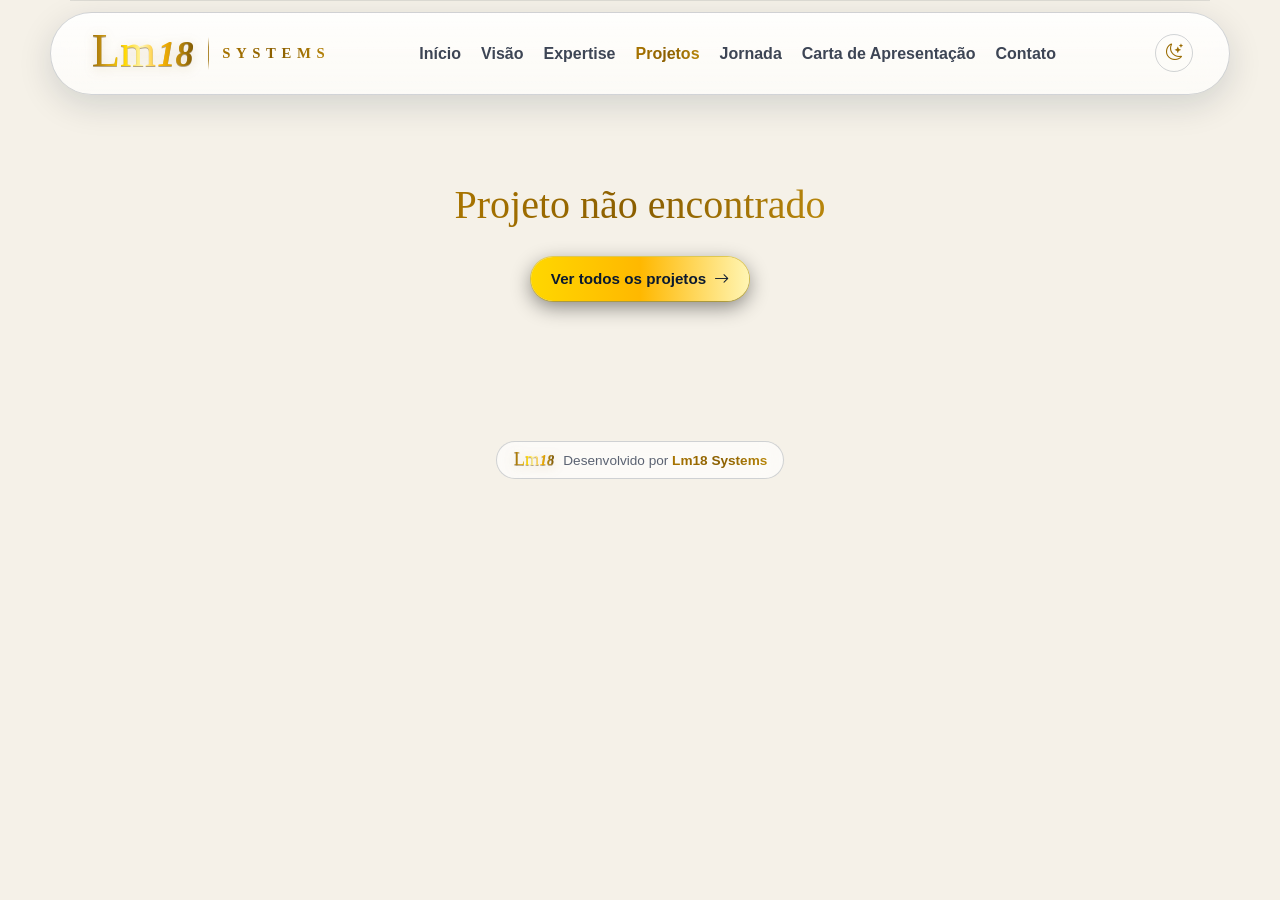
<file: projeto.html>
<!doctype html> <html lang="pt-BR"> <head> <meta charset="UTF-8"> <meta name="viewport" content="width=device-width,initial-scale=1"> <meta http-equiv="Content-Security-Policy" content="default-src 'self'; script-src 'self' 'unsafe-inline' https://cdn.jsdelivr.net https://cdnjs.cloudflare.com https://static.cloudflareinsights.com; style-src 'self' https://cdn.jsdelivr.net https://fonts.googleapis.com; font-src 'self' https://fonts.gstatic.com https://cdn.jsdelivr.net; img-src 'self' data: blob:; connect-src 'self' https://api.web3forms.com https://cloudflareinsights.com; object-src 'none'; base-uri 'self'; form-action 'self' https://api.web3forms.com; upgrade-insecure-requests"> <meta name="referrer" content="strict-origin-when-cross-origin"> <title>Projeto | Luiz Mario A.</title> <meta name="description" content="Projeto do portfólio de Luiz Mario A.: o problema que resolve, as capturas do sistema e as decisões técnicas."> <meta name="author" content="LuizM18"> <meta property="og:type" content="website"> <meta property="og:url" content="https://lm18.dev/projeto.html"> <meta property="og:title" content="Projetos | Luiz Mario A."> <meta property="og:description" content="Projetos de Luiz Mario A. em desenvolvimento web, automação e banco de dados."> <meta property="og:image" content="https://lm18.dev/assets/images/og-image.jpg"> <meta name="twitter:card" content="summary_large_image"> <meta name="twitter:title" content="Projetos | Luiz Mario A."> <meta name="twitter:description" content="Projetos de Luiz Mario A. em desenvolvimento web, automação e banco de dados."> <meta name="twitter:image" content="https://lm18.dev/assets/images/og-image.jpg"> <link href="https://cdn.jsdelivr.net/npm/bootstrap@5.3.3/dist/css/bootstrap.min.css" rel="stylesheet" integrity="sha384-QWTKZyjpPEjISv5WaRU9OFeRpok6YctnYmDr5pNlyT2bRjXh0JMhjY6hW+ALEwIH" crossorigin="anonymous"> <link rel="stylesheet" href="https://cdn.jsdelivr.net/npm/bootstrap-icons@1.11.3/font/bootstrap-icons.min.css" integrity="sha384-XGjxtQfXaH2tnPFa9x+ruJTuLE3Aa6LhHSWRr1XeTyhezb4abCG4ccI5AkVDxqC+" crossorigin="anonymous"> <link href="https://fonts.googleapis.com/css2?family=Inter:wght@300;400;600;700&family=Playfair+Display:wght@700&family=Pinyon+Script&family=Cormorant+Garamond:ital,wght@0,600;1,600&family=Cinzel:wght@600&display=swap" rel="stylesheet"> <link rel="icon" type="image/png" sizes="48x48" href="assets/images/favicon-48.png"> <link rel="apple-touch-icon" href="assets/images/apple-touch-icon.png"> <link rel="stylesheet" href="styles.css?v=f6928df33f"> <meta name="theme-color" content="#1A1A1D"> <script src="tema.js?v=70a5ef2fdd"></script> </head> <body> <nav class="navbar navbar-expand-lg navbar-dark navbar-custom"> <div class="container"> <a class="navbar-brand-custom" href="index.html#hero"> <span class="marca__logo" aria-hidden="true"><span class="marca__lm">Lm</span><span class="marca__num">18</span><span class="marca__faisca"></span></span> <span class="marca__divisor" aria-hidden="true"></span> <span class="marca__sistemas" aria-hidden="true">Systems</span> <span class="visually-hidden">Lm18 Systems</span> </a> <div class="navbar-acoes"> <button type="button" class="tema-botao" data-tema-botao aria-label="Ativar tema claro"> <i class="bi bi-sun tema-botao__sol" aria-hidden="true"></i> <i class="bi bi-moon-stars tema-botao__lua" aria-hidden="true"></i> </button> <button class="navbar-toggler" type="button" data-bs-toggle="collapse" data-bs-target="#navbarNav" aria-controls="navbarNav" aria-expanded="false" aria-label="Abrir navegação"> <span class="navbar-toggler-icon"></span> </button> </div> <div class="collapse navbar-collapse" id="navbarNav"> <ul class="navbar-nav mx-auto"> <li class="nav-item"> <a class="nav-link-custom" href="index.html#hero">Início</a> </li> <li class="nav-item"> <a class="nav-link-custom" href="index.html#vision">Visão</a> </li> <li class="nav-item"> <a class="nav-link-custom" href="index.html#expertise">Expertise</a> </li> <li class="nav-item"> <a class="nav-link-custom active" aria-current="page" href="index.html#projects">Projetos</a> </li> <li class="nav-item"> <a class="nav-link-custom" href="index.html#journey">Jornada</a> </li> <li class="nav-item"> <a class="nav-link-custom" href="cover-letter.html">Carta de Apresentação</a> </li> <li class="nav-item"> <a class="nav-link-custom" href="index.html#contact">Contato</a> </li> </ul> </div> </div> </nav> <main id="projeto-pagina" class="projeto-pagina"> <noscript> <section class="container projeto-vazio"> <p>Esta página precisa de JavaScript. <a href="index.html#projects">Voltar aos projetos</a>.</p> </section> </noscript> </main> <footer class="lm18-assinatura" aria-label="Assinatura Lm18 Systems"> <button type="button" id="lm18-assinatura-gatilho" class="lm18-assinatura__gatilho" aria-expanded="false" aria-controls="lm18-assinatura-painel"> <span class="marca__logo marca__logo--mini" aria-hidden="true"><span class="marca__lm">Lm</span><span class="marca__num">18</span><span class="marca__faisca"></span></span> <span>Desenvolvido por <strong>Lm18 Systems</strong></span> </button> <div id="lm18-assinatura-painel" class="lm18-assinatura__painel" hidden> <span class="lm18-assinatura__moldura" aria-hidden="true"></span> <div class="lm18-assinatura__marca"> <span class="marca__logo lm18-assinatura__logo" aria-hidden="true"><span class="marca__lm">Lm</span><span class="marca__num">18</span><span class="marca__faisca"></span></span> <div class="lm18-assinatura__texto"> <p class="lm18-assinatura__nome">Lm18 Systems</p> <p class="lm18-assinatura__lema">Soluções digitais escaláveis, automação inteligente e arquitetura de sistemas de alta performance.</p> </div> </div> <span class="lm18-assinatura__linha" aria-hidden="true"></span> <div class="row gy-4 lm18-assinatura__colunas"> <div class="col-md-6 text-center"> <h5 class="lm18-assinatura__titulo">Explorar</h5> <ul class="list-unstyled lm18-assinatura__lista"> <li><a href="index.html#hero">Início</a></li> <li><a href="index.html#projects">Projetos</a></li> <li><a href="index.html#journey">Jornada Técnica</a></li> <li><a href="cover-letter.html">Carta de Apresentação</a></li> </ul> </div> <div class="col-md-6 text-center"> <h5 class="lm18-assinatura__titulo">Contatos</h5> <div class="lm18-assinatura__sociais"> <a class="social" href="https://www.linkedin.com/in/luizm18" target="_blank" rel="noopener noreferrer" aria-label="LinkedIn de Luiz Mario: /in/luizm18"> <span class="social__icone"><i class="bi bi-linkedin" aria-hidden="true"></i></span> <span class="social__texto"><strong>LinkedIn</strong><small>/in/luizm18</small></span> </a> <a class="social social--b" href="https://github.com/LuizM18" target="_blank" rel="noopener noreferrer" aria-label="GitHub de Luiz Mario: @LuizM18"> <span class="social__icone"><i class="bi bi-github" aria-hidden="true"></i></span> <span class="social__texto"><strong>GitHub</strong><small>@LuizM18</small></span> </a> </div> </div> </div> <p class="lm18-assinatura__copy">&copy; 2026 Luiz Mario A. | Lm18 Systems</p> <p class="lm18-assinatura__autoria">Idealizado e desenvolvido por Luiz Mario A.</p> <div class="lm18-cena" aria-hidden="true"> <canvas class="lm18-cena__particulas"></canvas> <img class="lm18-cena__personagem" src="assets/images/LuizIA-360.webp" width="170" height="170" alt="" loading="lazy" decoding="async"> <canvas class="lm18-cena__vivo"></canvas> <span class="lm18-cena__esfera"></span> <span class="lm18-cena__raio"><span class="lm18-cena__nucleo"></span></span> <span class="lm18-cena__clarao"></span> </div> </div> </footer> <script src="https://cdnjs.cloudflare.com/ajax/libs/gsap/3.12.5/gsap.min.js" integrity="sha384-g4NTh/Iv5PPU4xPyhEWqPcwtNXOvdaDI8LLnyYfyNZOjKJeYQyjzQ9X5275eBjpt" crossorigin="anonymous"></script> <script src="https://cdn.jsdelivr.net/npm/bootstrap@5.3.3/dist/js/bootstrap.bundle.min.js" integrity="sha384-YvpcrYf0tY3lHB60NNkmXc5s9fDVZLESaAA55NDzOxhy9GkcIdslK1eN7N6jIeHz" crossorigin="anonymous"></script> <script src="projetos.js?v=be8935103c"></script> <script src="script.js?v=9022d9de78"></script> </body> </html>
</file>
<file: styles.css>
:root{--dark-blue:#0A192F;--rich-black:#1A1A1D;--blood-red:#8B0000;--ouro-fundo:linear-gradient(90deg, #FFD700 0%, #FFB800 50%, #FFF5B3 100%);--sobre-ouro:#0A192F;--lm18-energia:#5FD8FF;--lm18-energia-forte:#DDF8FF}:root,:root[data-theme=light] :is(.deck-card,.galeria__palco,.lightbox,.projeto-hero__capa){color-scheme:dark;--fundo:#1A1A1D;--superficie:#0A192F;--gold-accent:#FFD700;--gold-bright:#FFF5B3;--gold-gradient:linear-gradient(90deg, #FFD700 0%, #FFB800 50%, #FFF5B3 100%);--silver-light:#C0C0C0;--text-color:#E0E0E0;--secondary-text:#A0A0A0;--focus-ring:0 0 0 0.25rem rgba(255, 215, 0, 0.25);--linha:rgba(255, 255, 255, 0.08);--linha-forte:rgba(255, 255, 255, 0.16);--vidro:rgba(8, 14, 28, 0.54);--vidro-brilho:rgba(255, 255, 255, 0.08);--vidro-botao:rgba(8, 14, 28, 0.72);--trilho:rgba(0, 0, 0, 0.3);--sombra:rgba(0, 0, 0, 0.5);--ponto:rgba(255, 255, 255, 0.25);--campo-fundo:rgba(255, 255, 255, 0.1);--campo-borda:rgba(255, 255, 255, 0.2);--campo-foco:rgba(255, 255, 255, 0.15);--nebula-img:url('assets/images/bg-hero-1600.webp');--nebula-veu:rgba(0, 0, 0, 0.7);--lm18-painel-borda:rgba(255, 255, 255, 0.09);--champanhe:#E9D9B4;--painel-veu-topo:rgba(5, 10, 20, 0.5);--painel-veu-base:rgba(5, 10, 20, 0.78);--moldura-cor:#FFD700;--nav-icone:url("data:image/svg+xml,%3csvg xmlns='http://www.w3.org/2000/svg' viewBox='0 0 30 30'%3e%3cpath stroke='rgba%28255, 255, 255, 0.55%29' stroke-linecap='round' stroke-miterlimit='10' stroke-width='2' d='M4 7h22M4 15h22M4 23h22'/%3e%3c/svg%3e")}:root[data-theme=light] :is(.deck-card,.galeria__palco,.lightbox){color:var(--text-color)}:root[data-theme=light]{color-scheme:light;--fundo:#F5F1E8;--superficie:#FFFFFF;--gold-accent:#9A6B00;--gold-bright:#7A5300;--gold-gradient:linear-gradient(90deg, #A87400 0%, #8A5E00 50%, #B8860B 100%);--silver-light:#3D4555;--text-color:#1B2233;--secondary-text:#5B6272;--focus-ring:0 0 0 0.25rem rgba(154, 107, 0, 0.3);--linha:rgba(10, 25, 47, 0.1);--linha-forte:rgba(10, 25, 47, 0.18);--vidro:rgba(255, 255, 255, 0.66);--vidro-brilho:rgba(255, 255, 255, 0.7);--vidro-botao:rgba(255, 255, 255, 0.8);--trilho:rgba(10, 25, 47, 0.08);--sombra:rgba(10, 25, 47, 0.14);--ponto:rgba(10, 25, 47, 0.22);--campo-fundo:rgba(255, 255, 255, 0.72);--campo-borda:rgba(10, 25, 47, 0.18);--campo-foco:#FFFFFF;--nebula-img:url('assets/images/bg-hero-clara-1600.webp');--nebula-veu:rgba(245, 241, 232, 0.28);--lm18-painel-borda:rgba(10, 25, 47, 0.14);--champanhe:#6A4E1C;--painel-veu-topo:rgba(250, 246, 238, 0.62);--painel-veu-base:rgba(250, 246, 238, 0.35);--moldura-cor:#B8860B;--nav-icone:url("data:image/svg+xml,%3csvg xmlns='http://www.w3.org/2000/svg' viewBox='0 0 30 30'%3e%3cpath stroke='rgba%2827, 34, 51, 0.75%29' stroke-linecap='round' stroke-miterlimit='10' stroke-width='2' d='M4 7h22M4 15h22M4 23h22'/%3e%3c/svg%3e")}html.tema-trocando,html.tema-trocando *,html.tema-trocando ::after,html.tema-trocando ::before{transition:background-color .45s ease,color .45s ease,border-color .45s ease,box-shadow .45s ease!important}body{font-family:Inter,sans-serif;background-color:var(--fundo);color:var(--text-color);line-height:1.6;overflow-x:hidden;cursor:url('assets/images/YellowArrow.cur') 0 0,auto}h1,h2,h3,h4,h5,h6{font-family:'Playfair Display',serif;background:var(--gold-gradient);-webkit-background-clip:text;-webkit-text-fill-color:transparent;display:table;margin-left:auto;margin-right:auto;text-shadow:none}.btn,.card,.nav-link-custom,.navbar-toggler,.timeline-content,a,button{cursor:url('assets/images/YellowLink.cur'),pointer!important}.form-control,.hero-subtitle,.lead,h1,h2,h3,h4,h5,h6,label,p,span{cursor:url('assets/images/YellowText.cur'),text}.deck-card,.deck-card *,a *,button *{cursor:url('assets/images/YellowLink.cur'),pointer}.btn-submit.is-loading,.btn-submit.loading,.btn-submit:active{cursor:url('assets/images/YellowBusy.ani'),wait}.text-secondary-text{color:var(--secondary-text)!important}.navbar-custom{position:fixed;top:12px;left:0;right:0;width:min(1180px,calc(100% - 24px));margin:0 auto;border-radius:999px;z-index:1000;overflow:hidden;padding:.75rem 1.5rem;background:linear-gradient(180deg,var(--vidro-brilho),rgba(255,255,255,.02)),var(--vidro);backdrop-filter:blur(18px) saturate(150%);-webkit-backdrop-filter:blur(18px) saturate(150%);border:1px solid var(--linha-forte);box-shadow:0 10px 34px var(--sombra),inset 0 1px 0 rgba(255,255,255,.08),inset 0 -1px 0 rgba(255,255,255,.03)}.navbar-custom:hover{box-shadow:0 10px 40px var(--sombra),0 0 20px rgba(255,215,0,.2)}.navbar-custom::after{content:"";position:absolute;top:0;left:-150%;width:60%;height:100%;background:linear-gradient(90deg,transparent,rgba(255,255,255,.05),rgba(255,245,179,.2),transparent);transform:skewX(-20deg);transition:2.5s cubic-bezier(.19, 1, .22, 1);pointer-events:none}.navbar-custom:hover::after{left:150%}.navbar-brand-custom{font-size:2rem;display:flex;align-items:center;gap:0;text-decoration:none;white-space:nowrap;transition:filter .3s ease}.navbar-brand-custom:hover{filter:brightness(1.2)}.nav-link-custom{color:var(--silver-light)!important;font-weight:600;margin:0 10px;transition:color .3s ease,transform .2s ease;text-decoration:none}.navbar-custom:has(.show){border-radius:15px}.nav-link-custom:focus,.nav-link-custom:hover{background:var(--gold-gradient);-webkit-background-clip:text;-webkit-text-fill-color:transparent;transform:translateY(-2px);outline:0}.nav-link-custom.active{background:var(--gold-gradient);-webkit-background-clip:text;-webkit-text-fill-color:transparent}.btn-outline-gold{color:var(--gold-accent);border:2px solid var(--gold-accent);transition:all .3s ease;background:0 0}.btn-outline-gold:focus,.btn-outline-gold:hover{background:var(--ouro-fundo);border-color:transparent;color:var(--sobre-ouro)!important;transform:scale(1.05);box-shadow:0 6px 18px rgba(255,215,0,.2)}#hero{background:linear-gradient(var(--nebula-veu),var(--nebula-veu)),var(--nebula-img) center center/cover no-repeat;min-height:100vh;display:flex;align-items:center;justify-content:center;text-align:center;position:relative;overflow:hidden;cursor:url('assets/images/YellowCross.cur'),move}#hero .hero-content{z-index:2;padding:2rem;max-width:960px;animation:fadeIn 2s ease-out}#hero h1{font-size:4.5rem;font-weight:700;margin-bottom:1rem;background:var(--gold-gradient);-webkit-background-clip:text;-webkit-text-fill-color:transparent;animation:slideInDown 1.5s ease-out}.hero-subtitle{max-width:820px;margin:0 auto 1.25rem;font-size:1.15rem;line-height:1.8;color:var(--text-color);opacity:.95;animation:fadeIn 2s ease-out}.hero-typewriter{min-height:1.75em}#hero .lead{font-size:1.75rem;font-weight:300;color:var(--silver-light);margin-bottom:2rem;animation:fadeIn 2.5s ease-out}.hero-actions{display:flex;flex-wrap:wrap;justify-content:center;gap:1rem}#hero .btn-hero{font-size:1.25rem;padding:15px 30px;border-radius:50px;animation:zoomIn 2s ease-out}@media (max-width:768px){#hero h1{font-size:3rem}.hero-subtitle{font-size:1rem;line-height:1.7}#hero .lead{font-size:1.25rem}#hero .btn-hero{font-size:1rem;padding:10px 20px}.navbar-brand-custom{font-size:1.6rem}}section{padding:80px 0;position:relative;background-color:var(--fundo);border-top:1px solid var(--linha)}section h2{font-size:3.5rem;margin-bottom:3rem;text-align:center;background:var(--gold-gradient);-webkit-background-clip:text;-webkit-text-fill-color:transparent;position:relative;padding-bottom:15px}section h2::after{content:'';position:absolute;left:50%;bottom:0;transform:translateX(-50%);height:3px;width:80px;background:var(--gold-gradient);border-radius:5px}#vision .card{background-color:var(--superficie);border:2px solid;border-image:var(--gold-gradient) 1;box-shadow:0 8px 16px rgba(0,0,0,.5);transition:transform .3s ease,box-shadow .3s ease}#vision .card:hover{transform:translateY(-10px);box-shadow:0 12px 24px rgba(0,0,0,.7)}#vision img.profile-img{object-fit:cover;border-radius:50%;border:5px solid var(--gold-accent);box-shadow:0 0 15px rgba(255,215,0,.4);transition:box-shadow .6s ease-in-out,border-color .6s ease,filter .6s ease;filter:brightness(1)}.perfil-foto{position:relative;display:inline-block}.perfil-foto__clara{position:absolute;inset:0;opacity:0;pointer-events:none}:root[data-theme=light] .perfil-foto__clara{opacity:1;pointer-events:auto}:root[data-theme=light] .perfil-foto__escura{visibility:hidden}#vision img.profile-img:hover{border-color:#2d0066;box-shadow:0 0 0 10px rgba(45,0,102,.3),0 0 30px 15px rgba(75,0,130,.5),0 0 60px 25px rgba(0,0,0,.8),inset 0 0 20px #000;filter:contrast(1.1) brightness(1.1)}.btn-ouro,.btn-vidro{display:inline-flex;align-items:center;gap:8px;padding:10px 20px;border-radius:999px;font-weight:700;font-size:.95rem;text-decoration:none;white-space:nowrap;transition:transform .25s ease,box-shadow .25s ease,filter .25s ease}.btn-ouro{background:var(--ouro-fundo);color:var(--sobre-ouro);box-shadow:0 6px 20px rgba(0,0,0,.45),0 0 0 1px rgba(255,215,0,.6)}.btn-vidro{border:1px solid rgba(255,215,0,.7);background:var(--vidro-botao);backdrop-filter:blur(10px);-webkit-backdrop-filter:blur(10px);color:var(--gold-accent);box-shadow:0 6px 20px rgba(0,0,0,.45)}.btn-ouro:focus-visible,.btn-ouro:hover,.btn-vidro:focus-visible,.btn-vidro:hover{transform:translateY(-2px);filter:brightness(1.1);box-shadow:0 10px 26px rgba(0,0,0,.5),0 0 22px rgba(255,215,0,.35);outline:0}.btn-ouro:focus-visible,.btn-ouro:hover{color:var(--sobre-ouro)}.btn-vidro:focus-visible,.btn-vidro:hover{color:var(--gold-bright)}.btn-vidro.is-indisponivel{opacity:.75;pointer-events:none}.project-badge{padding:4px 10px;border-radius:999px;border:1px solid var(--linha-forte);background:var(--vidro-botao);backdrop-filter:blur(8px);-webkit-backdrop-filter:blur(8px);color:var(--text-color);font-size:.68rem;font-weight:700;letter-spacing:.06em;text-transform:uppercase}.project-badge--ouro{background:var(--ouro-fundo);border-color:transparent;color:var(--sobre-ouro)}.project-badge--alerta{background:rgba(139,0,0,.85);border-color:rgba(255,120,120,.35);color:#fff}.projetos-deck__palco{--deck-largura:86%;--deck-desloc:14%;position:relative;display:grid;max-width:1080px;margin:0 auto;padding:10px 0;touch-action:pan-y;outline:0}.projetos-deck__palco:focus-visible .deck-card[data-pos="0"]{box-shadow:0 24px 60px rgba(0,0,0,.6),var(--focus-ring)}.deck-card{--pos:0;grid-area:1/1;position:relative;width:var(--deck-largura);aspect-ratio:16/10;border-radius:24px;overflow:hidden;border:1px solid rgba(255,215,0,.28);background:#0d1f3a;box-shadow:0 24px 60px rgba(0,0,0,.6);transform-origin:left center;transform:translateX(calc(var(--pos) * var(--deck-desloc))) scale(calc(1 - var(--pos) * .07));z-index:calc(10 - var(--pos));filter:brightness(calc(1 - var(--pos) * .3));transition:transform .65s cubic-bezier(.22, 1, .36, 1),opacity .5s ease,filter .5s ease,box-shadow .4s ease}.deck-card[data-pos="1"]{--pos:1}.deck-card[data-pos="2"]{--pos:2}.deck-card[data-pos=fora]{--pos:2;opacity:0}.deck-card[data-pos=saiu]{opacity:0;transform:translateX(-60%) rotate(-5deg) scale(.92);z-index:11}.deck-card[data-pos="0"]:hover{box-shadow:0 28px 70px rgba(0,0,0,.65),0 0 0 1px rgba(255,215,0,.55),0 0 40px rgba(255,215,0,.15)}.deck-card__img{position:absolute;inset:0;width:100%;height:100%;object-fit:cover;object-position:top center;transform:scale(1.01);transition:transform 1.4s cubic-bezier(.22, 1, .36, 1)}.deck-card[data-pos="0"]:focus-within .deck-card__img,.deck-card[data-pos="0"]:hover .deck-card__img{transform:scale(1.08)}.deck-card::after{content:'';position:absolute;inset:0;background:linear-gradient(to top,rgba(5,10,20,.97) 0,rgba(5,10,20,.85) 32%,rgba(5,10,20,.35) 56%,rgba(5,10,20,0) 72%);pointer-events:none}.deck-card__selos{position:absolute;top:18px;left:18px;z-index:2;display:flex;flex-wrap:wrap;gap:6px}.deck-card__info{position:absolute;left:0;right:0;bottom:0;z-index:2;display:grid;gap:6px;padding:28px 32px 30px}.deck-card__contexto{margin:0;color:var(--silver-light);font-size:.8rem;letter-spacing:.08em;text-transform:uppercase}.deck-card__titulo{display:block;margin:0;font-size:clamp(1.6rem, 3.4vw, 2.6rem);line-height:1.1;font-variant-numeric:lining-nums}.deck-card__tagline{max-width:52ch;margin:0 0 10px;color:var(--text-color);font-size:1.02rem}.deck-card__acoes{display:flex;flex-wrap:wrap;gap:10px}.deck-card:not([data-pos="0"]) .deck-card__info,.deck-card:not([data-pos="0"]) .deck-card__selos{opacity:0;transition:opacity .3s ease}.projetos-deck__controles{display:flex;align-items:center;justify-content:center;gap:14px;margin-top:22px}.projetos-deck__contador{min-width:64px;color:var(--silver-light);font-variant-numeric:tabular-nums;font-weight:600;letter-spacing:.08em;text-align:center}.projetos-deck__seta{display:grid;place-items:center;width:46px;height:46px;border:1px solid rgba(255,215,0,.45);border-radius:50%;background:0 0;color:var(--gold-accent);font-size:1.1rem;transition:background .3s ease,color .3s ease}.projetos-deck__seta:focus-visible,.projetos-deck__seta:hover{background:var(--ouro-fundo);border-color:transparent;color:var(--sobre-ouro);outline:0}.projetos-deck__pontos{display:flex;gap:2px}.projetos-deck__ponto{display:grid;place-items:center;width:24px;height:24px;padding:0;border:0;background:0 0;transition:width .3s ease}.projetos-deck__ponto::before{content:'';width:8px;height:8px;border-radius:999px;background:var(--ponto);transition:width .3s ease,background .3s ease}.projetos-deck__ponto[aria-current=true]{width:34px}.projetos-deck__ponto[aria-current=true]::before{width:26px;background:var(--gold-gradient)}.projetos-deck__ponto:focus-visible{outline:0;box-shadow:var(--focus-ring);border-radius:999px}.projetos-deck__sem-js a{color:var(--gold-accent)}@media (max-width:575.98px){.projetos-deck__palco{--deck-largura:92%;--deck-desloc:11%}.deck-card{border-radius:18px}.deck-card__info{padding:20px 18px}.deck-card__tagline{font-size:.95rem}.deck-card__contexto{display:none}.btn-ouro,.btn-vidro{padding:9px 16px;font-size:.9rem}.projetos-deck__pontos{display:none}}@media (prefers-reduced-motion:reduce){.deck-card,.deck-card__img{transition:none}}.timeline{position:relative;max-width:1200px;margin:0 auto}.timeline::after{content:'';position:absolute;width:6px;background:var(--gold-gradient);top:0;bottom:0;left:50%;margin-left:-3px}.timeline-container{padding:10px 40px;position:relative;background-color:inherit;width:50%;opacity:0;transform:translateY(20px);transition:opacity .8s ease-out,transform .8s ease-out}.timeline-container.is-visible{opacity:1;transform:translateY(0)}.timeline-container::after{content:'';position:absolute;width:25px;height:25px;right:-17px;background-color:var(--superficie);border:4px solid var(--gold-accent);top:15px;border-radius:50%;z-index:1}.left{left:0}.right{left:50%}.right::after{left:-16px}.timeline-content{padding:20px 30px;background-color:var(--superficie);position:relative;border-radius:6px;border:1px solid;border-image:var(--gold-gradient) 1;box-shadow:0 4px 8px var(--sombra)}.timeline-content h3{background:var(--gold-gradient);-webkit-background-clip:text;-webkit-text-fill-color:transparent}.timeline-content p{margin-bottom:0}.timeline-content small{color:var(--secondary-text)}@media screen and (max-width:768px){.timeline::after{left:31px}.timeline-container{width:100%;padding-left:70px;padding-right:25px}.timeline-container::before{left:60px;border:medium solid;border-image:var(--gold-gradient) 1;border-width:10px 0 10px 10px}.left::after,.right::after{left:15px}.right{left:0}section h2{font-size:2.5rem}}#contact .form-control,#contact .form-select{background-color:var(--campo-fundo);border:1px solid var(--campo-borda);color:var(--text-color)}#contact .form-control:focus,#contact .form-select:focus{background-color:var(--campo-foco);border-color:var(--gold-accent);box-shadow:var(--focus-ring);color:var(--text-color)}#contact .form-control::placeholder{color:var(--secondary-text)}#contact .btn-submit{background:var(--ouro-fundo);border:none;color:var(--sobre-ouro);padding:12px 30px;font-size:1.1rem;font-weight:700;transition:all .3s ease;cursor:url('assets/images/YellowText.cur'),text}#contact .btn-submit:hover{filter:brightness(1.2);transform:translateY(-2px);box-shadow:0 5px 15px rgba(255,215,0,.3);cursor:url('assets/images/YellowText.cur'),text}.page-banner{background:linear-gradient(var(--nebula-veu),var(--nebula-veu)),var(--nebula-img) center center/cover no-repeat;min-height:30vh;display:flex;align-items:center;justify-content:center;text-align:center;position:relative;overflow:hidden;padding:2rem}.page-banner h1{font-size:3.5rem;font-weight:700;padding-top:96px;background:var(--gold-gradient);-webkit-background-clip:text;-webkit-text-fill-color:transparent;animation:fadeIn 1.5s ease-out}@media (max-width:768px){.page-banner h1{font-size:2.5rem}}#cover-letter-content{background-color:var(--superficie);padding:60px;border-radius:10px;box-shadow:0 10px 30px var(--sombra);margin-top:-80px;position:relative;z-index:1;border:2px solid;border-image:var(--gold-gradient) 1}#cover-letter-content p{font-size:1.15rem;color:var(--text-color);margin-bottom:1.5rem}#cover-letter-content strong{background:var(--gold-gradient);-webkit-background-clip:text;-webkit-text-fill-color:transparent;font-weight:700}#cover-letter-content .signature{margin-top:3rem;font-size:1.2rem;font-weight:700;color:var(--silver-light)}#cover-letter-content .contact-info a{background:var(--gold-gradient);-webkit-background-clip:text;-webkit-text-fill-color:transparent;font-weight:700;text-decoration:none;transition:filter .3s ease}#cover-letter-content .contact-info a:hover{filter:brightness(1.2)}.status-pulse{animation:pulse 2s infinite}@keyframes pulse{0%,100%{opacity:1}50%{opacity:.5}}.typewriter-cursor{border-right:2px solid var(--gold-accent);animation:blink .75s step-end infinite}@keyframes blink{from,to{border-color:transparent}50%{border-color:var(--gold-accent)}}.tech-tag{font-size:.7rem;padding:2px 8px;border-radius:4px;background:rgba(255,215,0,.1);color:var(--gold-accent);border:1px solid rgba(255,215,0,.3);text-transform:uppercase;margin-right:5px;font-weight:700;display:inline-block}.fade-in-up-on-scroll{opacity:0;transform:translateY(20px);transition:opacity .8s ease-out,transform .8s ease-out}.fade-in-up-on-scroll.is-visible{opacity:1;transform:translateY(0)}.animate__fadeInUp{animation-name:fadeInUp;animation-duration:1.5s;animation-fill-mode:both}@keyframes fadeInUp{from{opacity:0;transform:translate3d(0,40px,0)}to{opacity:1;transform:translate3d(0,0,0)}}@keyframes fadeIn{from{opacity:0}to{opacity:1}}@keyframes slideInDown{from{transform:translate3d(0,-100%,0);visibility:visible}to{transform:translate3d(0,0,0)}}@keyframes zoomIn{from{opacity:0;transform:scale3d(.3,.3,.3)}50%{opacity:1}}.lm18-assinatura{display:grid;justify-items:center;gap:18px;width:min(1100px,calc(100% - 24px));margin:60px auto 32px;font-variant-numeric:lining-nums}.lm18-assinatura__gatilho{appearance:none;display:inline-flex;align-items:center;gap:8px;padding:8px 16px;border:1px solid var(--linha-forte);border-radius:999px;background:var(--vidro);backdrop-filter:blur(12px);-webkit-backdrop-filter:blur(12px);color:var(--secondary-text);font:500 0.85rem Inter,sans-serif;transition:color .2s ease,border-color .2s ease,box-shadow .2s ease}.lm18-assinatura__gatilho strong{background:var(--gold-gradient);-webkit-background-clip:text;background-clip:text;-webkit-text-fill-color:transparent}.lm18-assinatura__gatilho:focus-visible,.lm18-assinatura__gatilho:hover{color:var(--text-color);border-color:var(--gold-accent);box-shadow:0 0 18px rgba(255,215,0,.18);outline:0}.lm18-assinatura__gatilho .marca__logo{transition:transform .4s ease}.lm18-assinatura__gatilho:hover .marca__logo,.lm18-assinatura__gatilho[aria-expanded=true] .marca__logo{transform:scale(1.12)}.lm18-assinatura__painel{position:relative;width:100%;display:grid;gap:22px;justify-items:center;padding:34px 28px 240px;border-radius:22px;border:1px solid var(--lm18-painel-borda);background:linear-gradient(180deg,var(--painel-veu-topo),var(--painel-veu-base)),var(--nebula-img) center/cover no-repeat;box-shadow:0 10px 34px var(--sombra),inset 0 1px 0 rgba(255,255,255,.08),0 0 0 0 rgba(95,216,255,0);overflow:hidden;color:var(--secondary-text);transition:box-shadow .35s ease}.lm18-assinatura__painel[hidden]{display:none}.lm18-assinatura__painel>:not(.lm18-cena,.lm18-assinatura__moldura){position:relative;z-index:2}.lm18-assinatura__marca{display:flex;align-items:center;gap:24px}.marca__logo.lm18-assinatura__logo{flex:none;font-size:5.2rem}.lm18-assinatura__nome{margin:0;font-family:'Playfair Display',serif;font-weight:700;font-size:clamp(1.8rem, 4vw, 2.4rem);line-height:1.1;font-variant-numeric:lining-nums;background:var(--gold-gradient);-webkit-background-clip:text;background-clip:text;-webkit-text-fill-color:transparent}.lm18-assinatura__lema{max-width:46ch;margin:6px 0 0;color:var(--secondary-text)}.lm18-assinatura__linha{display:block;width:100%;height:1px;background:var(--gold-gradient);opacity:.55;transform-origin:center}.lm18-assinatura__colunas{width:100%}.lm18-assinatura__titulo{display:flex;align-items:center;justify-content:center;gap:14px;margin:0 0 18px;font-family:Cinzel,serif;font-size:.9rem;font-weight:600;letter-spacing:.32em;text-transform:uppercase}.lm18-assinatura__titulo::after,.lm18-assinatura__titulo::before{content:'';width:38px;height:1px;background:linear-gradient(90deg,transparent,var(--gold-accent));opacity:.8}.lm18-assinatura__titulo::after{transform:scaleX(-1)}.lm18-assinatura__lista li+li{margin-top:4px}.lm18-assinatura__lista a{position:relative;display:inline-block;padding:1px 2px 3px;font-family:'Cormorant Garamond',serif;font-size:1.2rem;font-weight:600;letter-spacing:.02em;color:var(--champanhe);text-decoration:none;transition:color .25s ease,transform .25s ease}.lm18-assinatura__lista a::before{content:'\2726';position:absolute;top:50%;left:-1.1em;font-size:.6em;color:var(--gold-accent);opacity:0;transform:translate(6px,-50%);transition:opacity .25s ease,transform .25s ease}.lm18-assinatura__lista a::after{content:'';position:absolute;left:50%;right:50%;bottom:0;height:1px;background:var(--gold-gradient);transition:left .3s ease,right .3s ease}.lm18-assinatura__lista a:focus-visible,.lm18-assinatura__lista a:hover{color:var(--gold-accent);transform:translateY(-1px);outline:0}.lm18-assinatura__lista a:focus-visible::before,.lm18-assinatura__lista a:hover::before{opacity:1;transform:translate(0,-50%)}.lm18-assinatura__lista a:focus-visible::after,.lm18-assinatura__lista a:hover::after{left:0;right:0}.lm18-assinatura__sociais{display:inline-grid;gap:12px;justify-items:stretch}.social{display:flex;align-items:center;gap:14px;padding:8px 22px 8px 8px;border:1px solid var(--lm18-painel-borda);border-radius:18px;background:var(--vidro);color:var(--text-color);text-decoration:none;text-align:left;transition:transform .25s ease,border-color .25s ease,box-shadow .25s ease}.social:focus-visible,.social:hover{transform:translateY(-3px);border-color:var(--gold-accent);box-shadow:0 10px 24px var(--sombra),0 0 20px rgba(255,215,0,.18);color:var(--text-color);outline:0}.social__icone{position:relative;display:grid;place-items:center;flex:none;width:56px;height:56px;border-radius:14px;border:1px solid var(--lm18-painel-borda);background:linear-gradient(180deg,rgba(255,255,255,.06),rgba(255,255,255,0)),var(--vidro-botao);font-size:1.75rem;overflow:hidden;isolation:isolate}.social__icone::before{content:'';position:absolute;inset:0;z-index:1;padding:1.5px;border-radius:inherit;background:conic-gradient(from var(--moldura-angulo),transparent 0deg,gold 80deg,#fff5b3 100deg,transparent 160deg,transparent 200deg,rgba(255,215,0,.6) 260deg,transparent 320deg);-webkit-mask:linear-gradient(#000 0 0) content-box,linear-gradient(#000 0 0);-webkit-mask-composite:xor;mask:linear-gradient(#000 0 0) content-box,linear-gradient(#000 0 0);mask-composite:exclude;animation:lm18MolduraGira 5s linear infinite;pointer-events:none}.social__icone::after{content:'';position:absolute;top:0;bottom:0;left:-80%;z-index:2;width:50%;background:linear-gradient(100deg,transparent,rgba(255,245,179,.45),transparent);transform:skewX(-18deg);animation:socialBrilho 6s ease-in-out infinite;pointer-events:none}.social--b .social__icone::before{animation-delay:-2.5s}.social--b .social__icone::after{animation-delay:3s}.social__icone i{position:relative;z-index:0;line-height:1;background:var(--gold-gradient);-webkit-background-clip:text;background-clip:text;-webkit-text-fill-color:transparent;transition:transform .3s ease}.social:focus-visible .social__icone i,.social:hover .social__icone i{transform:scale(1.08)}.social:focus-visible .social__icone::after,.social:hover .social__icone::after{animation-duration:1.2s}.social__texto{display:grid;line-height:1.2}.social__texto strong{font-family:Cinzel,serif;font-size:.95rem;font-weight:600;letter-spacing:.12em;background:var(--gold-gradient);-webkit-background-clip:text;background-clip:text;-webkit-text-fill-color:transparent}.social__texto small{color:var(--secondary-text);font-size:.85rem}@keyframes socialBrilho{0%,70%{left:-80%}100%{left:140%}}.lm18-assinatura__painel>.lm18-assinatura__autoria,.lm18-assinatura__painel>.lm18-assinatura__copy{position:absolute;bottom:12px;z-index:2;margin:0;white-space:nowrap}.lm18-assinatura__painel>.lm18-assinatura__copy{left:44px;font-size:.82rem;letter-spacing:.04em}.lm18-assinatura__painel>.lm18-assinatura__autoria{right:44px;font-family:'Cormorant Garamond',serif;font-size:1.02rem;font-style:italic;font-weight:600;letter-spacing:.02em;background:var(--gold-gradient);-webkit-background-clip:text;background-clip:text;-webkit-text-fill-color:transparent}@media (max-width:767.98px){.lm18-assinatura__painel>.lm18-assinatura__autoria,.lm18-assinatura__painel>.lm18-assinatura__copy{left:0;right:0;text-align:center}.lm18-assinatura__painel>.lm18-assinatura__autoria{bottom:34px;font-size:.9rem;letter-spacing:0}.lm18-assinatura__painel .lm18-cena{--base:62px;height:272px}.lm18-assinatura .lm18-assinatura__painel{padding-bottom:262px}}.lm18-assinatura__painel.is-css{animation:lm18AssinaturaIn .45s ease-out both}@keyframes lm18AssinaturaIn{from{opacity:0;transform:translateY(14px)}to{opacity:1;transform:none}}.lm18-cena{--base:40px;--mao-x:129px;--mao-y:calc(70px + var(--base));position:absolute;left:0;right:0;bottom:0;height:250px;z-index:1;pointer-events:none}.lm18-cena__particulas{position:absolute;inset:0;width:100%;height:100%}.lm18-cena__personagem{position:absolute;left:12px;bottom:var(--base);width:170px;height:170px;filter:drop-shadow(0 0 10px rgba(95, 216, 255, .35))}.lm18-cena__vivo{position:absolute;left:0;bottom:calc(var(--base) - 12px);width:194px;height:194px;visibility:hidden;filter:drop-shadow(0 0 10px rgba(95, 216, 255, .35))}.lm18-cena.is-vivo .lm18-cena__vivo{visibility:visible}.lm18-cena.is-vivo .lm18-cena__personagem{visibility:hidden}.lm18-cena__esfera{position:absolute;left:calc(var(--mao-x) - 18px);bottom:calc(var(--mao-y) - 18px);width:36px;height:36px;border-radius:50%;background:radial-gradient(circle,#fff 0 22%,var(--lm18-energia-forte) 36%,var(--lm18-energia) 60%,transparent 72%);box-shadow:0 0 24px 8px rgba(95,216,255,.55);opacity:0;transform:scale(0)}.lm18-cena__raio{position:absolute;left:var(--mao-x);right:0;bottom:calc(var(--mao-y) - 14px);height:28px;border-radius:0 14px 14px 0;background:linear-gradient(180deg,transparent,rgba(95,216,255,.55) 18%,var(--lm18-energia-forte) 42%,#fff 50%,var(--lm18-energia-forte) 58%,rgba(95,216,255,.55) 82%,transparent);box-shadow:0 0 22px 6px rgba(95,216,255,.5),0 0 60px 18px rgba(0,170,255,.22);opacity:0;transform:scaleX(0);transform-origin:left center;overflow:hidden}.lm18-cena__nucleo{position:absolute;inset:30% 0;background:repeating-linear-gradient(90deg,rgba(255,255,255,0) 0,rgba(255,255,255,.7) 22px,rgba(255,255,255,0) 44px,rgba(255,255,255,0) 70px);filter:blur(1.5px);mix-blend-mode:screen;animation:lm18RaioFluxo .3s linear infinite paused}.lm18-cena__raio.is-disparando .lm18-cena__nucleo{animation-play-state:running}@keyframes lm18RaioFluxo{to{background-position:70px 0}}.lm18-cena__clarao{position:absolute;inset:0;background:radial-gradient(ellipse 340px 120px at var(--mao-x) calc(100% - var(--mao-y)),rgba(160,235,255,.45),transparent 70%);opacity:0}@media (max-width:576px){.lm18-assinatura__marca{flex-direction:column;gap:14px;text-align:center}.marca__logo.lm18-assinatura__logo{font-size:4.2rem}.lm18-assinatura__painel{padding:28px 18px 240px}}@media (prefers-reduced-motion:reduce){.lm18-assinatura__painel.is-css,.lm18-cena__nucleo{animation:none}}@media print{.lm18-assinatura{display:none!important}}.deck-card[data-pos=fora],.deck-card[data-pos=saiu]{pointer-events:none}.projeto-hero{position:relative;overflow:hidden;padding:150px 0 72px;isolation:isolate}.projeto-hero::before{content:'';position:absolute;inset:-40px;z-index:-2;background:var(--capa) center top/cover no-repeat;filter:blur(28px) saturate(1.2);opacity:.45}.projeto-hero::after{content:'';position:absolute;inset:0;z-index:-1;background:linear-gradient(180deg,color-mix(in srgb,var(--fundo) 55%,transparent) 0,var(--fundo) 100%)}.projeto-hero__conteudo{display:grid;grid-template-columns:minmax(0,1.05fr) minmax(0,1fr);align-items:center;gap:48px}.projeto-hero__texto{display:grid;justify-items:start;gap:14px}.projeto-hero__capa{width:100%;height:auto;border-radius:18px;border:1px solid rgba(255,215,0,.3);box-shadow:0 30px 80px rgba(0,0,0,.6),0 0 60px rgba(255,215,0,.08);transform:perspective(1400px) rotateY(-8deg) rotateX(3deg);transition:transform .8s cubic-bezier(.22, 1, .36, 1)}.projeto-hero__capa:hover{transform:perspective(1400px) rotateY(0) rotateX(0) scale(1.02)}.projeto-voltar{display:inline-flex;align-items:center;gap:8px;color:var(--silver-light);font-weight:600;text-decoration:none;transition:color .2s ease,transform .2s ease}.projeto-voltar:focus-visible,.projeto-voltar:hover{color:var(--gold-accent);transform:translateX(-3px);outline:0}.projeto-hero__selos{display:flex;flex-wrap:wrap;gap:6px}.projeto-hero__titulo{display:block;margin:0;font-size:clamp(2.4rem, 6vw, 4.2rem);line-height:1.05;font-variant-numeric:lining-nums}.projeto-hero__tagline{max-width:60ch;margin:0;color:var(--text-color);font-size:clamp(1.05rem, 2vw, 1.3rem)}.projeto-hero__contexto{margin:0;color:var(--secondary-text);font-size:.85rem;letter-spacing:.06em;text-transform:uppercase}.projeto-stack{display:flex;flex-wrap:wrap;gap:6px;margin:4px 0 0;padding:0;list-style:none}.projeto-stack .tech-tag{margin-right:0}.projeto-hero__acoes{display:flex;flex-wrap:wrap;gap:10px;margin-top:10px}.projeto-secao{padding:64px 12px}.projeto-secao .projeto-secao__titulo{font-size:clamp(1.9rem, 4vw, 2.6rem);margin-bottom:2.2rem}.galeria__palco{position:relative;border-radius:20px;overflow:hidden;border:1px solid rgba(255,215,0,.25);background:#0b1322;box-shadow:0 24px 60px rgba(0,0,0,.55)}.galeria__ampliar{display:block;width:100%;padding:0;border:0;background:0 0;aspect-ratio:16/10}.galeria__img{width:100%;height:100%;object-fit:cover;object-position:top center;transition:transform .8s cubic-bezier(.22, 1, .36, 1)}.galeria.is-retrato .galeria__img{object-fit:contain}.galeria__ampliar:hover .galeria__img{transform:scale(1.02)}.galeria__lupa{position:absolute;right:16px;bottom:16px;display:grid;place-items:center;width:42px;height:42px;border-radius:50%;border:1px solid rgba(255,215,0,.6);background:rgba(8,14,28,.72);color:var(--gold-accent);opacity:0;transition:opacity .25s ease}.galeria__ampliar:focus-visible .galeria__lupa,.galeria__ampliar:hover .galeria__lupa{opacity:1}.galeria__ampliar:focus-visible{outline:0;box-shadow:inset 0 0 0 3px rgba(255,215,0,.6)}.galeria__seta,.lightbox__botao{display:grid;place-items:center;width:46px;height:46px;border-radius:50%;border:1px solid rgba(255,215,0,.6);background:rgba(8,14,28,.72);backdrop-filter:blur(8px);-webkit-backdrop-filter:blur(8px);color:var(--gold-accent);font-size:1.1rem;transition:background .25s ease,color .25s ease}.galeria__seta{position:absolute;top:50%;transform:translateY(-50%)}.galeria__seta--anterior{left:14px}.galeria__seta--proximo{right:14px}.galeria__seta:focus-visible,.galeria__seta:hover,.lightbox__botao:focus-visible,.lightbox__botao:hover{background:var(--ouro-fundo);border-color:transparent;color:var(--sobre-ouro);outline:0}.galeria__rodape{display:flex;align-items:baseline;justify-content:space-between;gap:16px;margin-top:14px}.galeria__legenda{margin:0;color:var(--text-color)}.galeria__contador{flex:none;color:var(--secondary-text);font-variant-numeric:tabular-nums;font-weight:600;letter-spacing:.08em}.galeria__miniaturas{display:flex;gap:10px;margin-top:16px;padding:4px 2px 8px;overflow-x:auto;scrollbar-width:thin;scrollbar-color:rgba(255,215,0,0.35) transparent}.galeria__miniatura{flex:none;width:128px;aspect-ratio:16/10;padding:0;border-radius:10px;border:2px solid transparent;overflow:hidden;background:#0b1322;opacity:.55;transition:opacity .25s ease,border-color .25s ease}.galeria__miniatura img{width:100%;height:100%;object-fit:cover;object-position:top center}.galeria__miniatura:focus-visible,.galeria__miniatura:hover{opacity:.9;outline:0}.galeria__miniatura[aria-current=true]{opacity:1;border-color:var(--gold-accent)}.galeria.is-unica .galeria__contador,.galeria.is-unica .galeria__miniaturas,.galeria.is-unica .galeria__seta,.lightbox.is-unica .lightbox__anterior,.lightbox.is-unica .lightbox__proximo{display:none}.lightbox{width:100vw;max-width:100vw;height:100vh;max-height:100vh;margin:0;padding:56px 72px 24px;border:0;background:rgba(4,8,16,.94);color:var(--text-color)}.lightbox[open]{display:grid;grid-template-rows:1fr auto;justify-items:center;align-items:center;gap:14px}.lightbox::backdrop{background:rgba(0,0,0,.6)}.lightbox__img{max-width:100%;max-height:calc(100vh - 140px);width:auto;height:auto;border-radius:12px;box-shadow:0 20px 60px rgba(0,0,0,.6)}.lightbox__legenda{max-width:80ch;margin:0;text-align:center}.lightbox__botao{position:absolute}.lightbox__fechar{top:16px;right:16px}.lightbox__anterior{left:16px;top:50%;transform:translateY(-50%)}.lightbox__proximo{right:16px;top:50%;transform:translateY(-50%)}.projeto-duas-colunas{display:grid;grid-template-columns:repeat(2,1fr);gap:24px}.projeto-bloco,.projeto-destaque{padding:28px;border-radius:18px;border:1px solid var(--linha);background:linear-gradient(180deg,rgba(255,255,255,.04),rgba(255,255,255,0)),var(--superficie)}.projeto-bloco p,.projeto-destaque p{margin:0;color:var(--secondary-text)}.projeto-bloco__icone,.projeto-destaque__icone{display:inline-grid;place-items:center;width:44px;height:44px;margin-bottom:14px;border-radius:12px;background:rgba(255,215,0,.1);color:var(--gold-accent);font-size:1.3rem}.projeto-bloco__titulo,.projeto-destaque__titulo{display:block;margin:0 0 8px;font-size:1.35rem}.projeto-sobre{max-width:70ch;margin:0 auto;color:var(--text-color);font-size:1.15rem;text-align:center}.projeto-numeros{display:grid;grid-template-columns:repeat(auto-fit,minmax(200px,1fr));gap:16px}.projeto-numero{display:grid;gap:4px;padding:22px;border-radius:16px;border:1px solid rgba(255,215,0,.2);background:rgba(255,215,0,.04);text-align:center}.projeto-numero__valor{font-family:'Playfair Display',serif;font-size:2.8rem;line-height:1;font-variant-numeric:lining-nums;background:var(--gold-gradient);-webkit-background-clip:text;background-clip:text;-webkit-text-fill-color:transparent}.projeto-numero__rotulo{color:var(--silver-light);font-size:.9rem}.projeto-destaques{display:grid;grid-template-columns:repeat(3,1fr);gap:20px}.projeto-arquitetura{display:grid;gap:0;max-width:900px;margin:0 auto}.projeto-arquitetura__linha{display:grid;grid-template-columns:200px 1fr;gap:24px;padding:18px 0;border-bottom:1px solid var(--linha)}.projeto-arquitetura dt{color:var(--gold-accent);font-weight:700}.projeto-arquitetura dd{margin:0;color:var(--text-color)}.projeto-seguinte{padding:24px 12px 0}.projeto-seguinte__link{position:relative;display:flex;align-items:center;gap:20px;padding:14px;border-radius:18px;border:1px solid rgba(255,215,0,.25);background:var(--superficie);color:var(--text-color);text-decoration:none;transition:border-color .25s ease,transform .25s ease}.projeto-seguinte__link:focus-visible,.projeto-seguinte__link:hover{border-color:var(--gold-accent);transform:translateY(-3px);outline:0}.projeto-seguinte__capa{width:160px;height:100px;border-radius:12px;object-fit:cover;object-position:top center}.projeto-seguinte__texto{display:grid;gap:2px}.projeto-seguinte__texto small{color:var(--secondary-text);letter-spacing:.08em;text-transform:uppercase}.projeto-seguinte__texto strong{font-family:'Playfair Display',serif;font-size:1.5rem;color:var(--gold-accent);font-variant-numeric:lining-nums}.projeto-seguinte__seta{margin-left:auto;margin-right:12px;color:var(--gold-accent);font-size:1.4rem}.projeto-vazio{display:grid;justify-items:center;gap:20px;padding:180px 12px 80px;text-align:center}@media (max-width:991.98px){.projeto-hero__conteudo{grid-template-columns:1fr;gap:32px}.projeto-hero__capa{transform:none}.projeto-destaques{grid-template-columns:repeat(2,1fr)}}@media (max-width:767.98px){.projeto-hero{padding:130px 0 48px}.projeto-destaques,.projeto-duas-colunas{grid-template-columns:1fr}.projeto-arquitetura__linha{grid-template-columns:1fr;gap:4px}.galeria__seta{width:38px;height:38px}.galeria__rodape{flex-direction:column;gap:4px}.galeria__miniatura{width:96px}.lightbox{padding:64px 12px 20px}.lightbox__anterior,.lightbox__proximo{top:auto;bottom:16px;transform:none}.projeto-seguinte__capa{width:96px;height:64px}.projeto-seguinte__texto strong{font-size:1.15rem}}.navbar-custom{--bs-navbar-toggler-icon-bg:var(--nav-icone);--bs-navbar-toggler-border-color:var(--linha-forte)}.navbar-acoes{display:flex;align-items:center;gap:8px}@media (min-width:992px){.navbar-acoes{order:3;margin-left:10px}}.tema-botao{display:grid;place-items:center;flex:none;width:38px;height:38px;padding:0;border:1px solid var(--linha-forte);border-radius:50%;background:0 0;color:var(--gold-accent);font-size:1.05rem;overflow:hidden;transition:border-color .25s ease,box-shadow .25s ease}.tema-botao:focus-visible,.tema-botao:hover{border-color:var(--gold-accent);box-shadow:0 0 14px rgba(255,215,0,.25);outline:0}.tema-botao i{grid-area:1/1;line-height:1;transition:transform .5s cubic-bezier(.22, 1, .36, 1),opacity .3s ease}:root:not([data-theme=light]) .tema-botao__lua,:root[data-theme=light] .tema-botao__sol{opacity:0;transform:rotate(-90deg) scale(.4)}::view-transition-new(root),::view-transition-old(root){animation:none;mix-blend-mode:normal}@media (min-width:992px) and (max-width:1199.98px){.navbar-brand-custom{font-size:1.75rem}.nav-link-custom{margin:0 6px;font-size:.94rem}}@media (min-width:992px) and (max-width:1099.98px){.navbar-brand-custom{font-size:1.6rem}.nav-link-custom{margin:0 4px;font-size:.88rem}}@media (max-width:430px){.navbar-custom{padding:.6rem .9rem}.navbar-custom>.container{padding-left:0;padding-right:0}.navbar-brand-custom{font-size:1.45rem}.navbar-toggler{padding:.25rem .5rem}}@media (max-width:359.98px){.marca__divisor,.marca__sistemas{display:none}}.lm18-nebula{--nebula-topo:#1A1A1D;position:relative;padding-bottom:1px;background:linear-gradient(180deg,var(--nebula-topo) 0,var(--nebula-veu) 22%,var(--nebula-veu) 100%),var(--nebula-img) center/cover no-repeat}:root[data-theme=light] .lm18-nebula{--nebula-topo:#F5F1E8}.lm18-nebula section{background-color:transparent;border-top:0}#journey>:not(.nebula-caindo){position:relative;z-index:1}.nebula-caindo{position:absolute;top:0;left:calc(50% - 50vw);width:100vw;height:100%;z-index:0;pointer-events:none}@media (max-width:575.98px){.deck-card{aspect-ratio:auto;display:flex;flex-direction:column;align-self:start}.deck-card__img{position:relative;inset:auto;height:auto;aspect-ratio:16/10}.deck-card::after{inset:0 0 auto;aspect-ratio:16/10;background:linear-gradient(to top,rgba(5,10,20,.5),rgba(5,10,20,0) 45%)}.deck-card__info{position:relative;background:var(--superficie)}}@property --moldura-angulo{syntax:'<angle>';inherits:false;initial-value:0deg}@property --moldura-brilho{syntax:'<color>';inherits:true;initial-value:#FFD700}.lm18-assinatura__painel{--moldura-brilho:var(--moldura-cor)}.lm18-assinatura__painel.is-disparando{--moldura-brilho:#5FD8FF;box-shadow:0 10px 34px var(--sombra),inset 0 1px 0 rgba(255,255,255,.08),0 0 38px rgba(95,216,255,.35)}.lm18-assinatura__painel::before{content:'';position:absolute;inset:0;z-index:3;padding:1.5px;border-radius:inherit;background:conic-gradient(from var(--moldura-angulo),transparent 0deg,var(--moldura-brilho) 70deg,#fff5b3 92deg,transparent 150deg,transparent 200deg,var(--moldura-brilho) 250deg,transparent 310deg);-webkit-mask:linear-gradient(#000 0 0) content-box,linear-gradient(#000 0 0);-webkit-mask-composite:xor;mask:linear-gradient(#000 0 0) content-box,linear-gradient(#000 0 0);mask-composite:exclude;animation:lm18MolduraGira 7s linear infinite;transition:--moldura-brilho .3s ease;pointer-events:none}.lm18-assinatura__painel::after{content:'';position:absolute;top:0;bottom:0;left:-60%;z-index:1;width:40%;background:linear-gradient(100deg,transparent,rgba(255,245,179,.1),transparent);transform:skewX(-18deg);animation:lm18MolduraVarre 8s ease-in-out infinite;pointer-events:none}.lm18-assinatura__moldura{--canto:26px;--traco:2px;position:absolute;inset:12px;z-index:3;border-radius:14px;background:linear-gradient(var(--moldura-brilho),var(--moldura-brilho)) top left/var(--canto) var(--traco),linear-gradient(var(--moldura-brilho),var(--moldura-brilho)) top left/var(--traco) var(--canto),linear-gradient(var(--moldura-brilho),var(--moldura-brilho)) top right/var(--canto) var(--traco),linear-gradient(var(--moldura-brilho),var(--moldura-brilho)) top right/var(--traco) var(--canto),linear-gradient(var(--moldura-brilho),var(--moldura-brilho)) bottom left/var(--canto) var(--traco),linear-gradient(var(--moldura-brilho),var(--moldura-brilho)) bottom left/var(--traco) var(--canto),linear-gradient(var(--moldura-brilho),var(--moldura-brilho)) bottom right/var(--canto) var(--traco),linear-gradient(var(--moldura-brilho),var(--moldura-brilho)) bottom right/var(--traco) var(--canto);background-repeat:no-repeat;box-shadow:inset 0 0 50px rgba(255,215,0,.06);opacity:.75;animation:lm18MolduraPulsa 3.2s ease-in-out infinite;pointer-events:none}@keyframes lm18MolduraGira{to{--moldura-angulo:360deg}}@keyframes lm18MolduraVarre{0%,72%{left:-60%}100%{left:130%}}@keyframes lm18MolduraPulsa{0%,100%{opacity:.55}50%{opacity:.95}}@media (max-width:576px){.lm18-assinatura__moldura{--canto:18px;inset:8px}}@media (prefers-reduced-motion:reduce){.lm18-assinatura__moldura,.lm18-assinatura__painel::after,.lm18-assinatura__painel::before{animation:none}}.hero-destaque{display:inline-flex;align-items:center;gap:10px;margin-top:28px;padding:7px 16px 7px 7px;border:1px solid var(--linha-forte);border-radius:999px;background:var(--vidro);backdrop-filter:blur(10px);-webkit-backdrop-filter:blur(10px);color:var(--text-color);font-size:.92rem;font-weight:600;text-decoration:none;animation:fadeIn 2.8s ease-out;transition:border-color .25s ease,transform .25s ease,box-shadow .25s ease}.hero-destaque:focus-visible,.hero-destaque:hover{border-color:var(--gold-accent);color:var(--text-color);transform:translateY(-2px);box-shadow:0 0 22px rgba(255,215,0,.18);outline:0}.hero-destaque i{color:var(--gold-accent);transition:transform .25s ease}.hero-destaque:hover i{transform:translateX(3px)}@media (max-width:575.98px){.hero-destaque{font-size:.85rem;white-space:nowrap}.hero-destaque__detalhe{display:none}}.hero-destaque__selo{padding:3px 10px;border-radius:999px;background:var(--ouro-fundo);color:var(--sobre-ouro);font-size:.7rem;font-weight:800;letter-spacing:.06em;text-transform:uppercase}.expertise-intro{max-width:60ch;margin:-1.5rem auto 2.5rem;color:var(--secondary-text);text-align:center}.clusters{display:grid;grid-template-columns:repeat(3,minmax(0,1fr));gap:20px}.cluster{display:flex;flex-direction:column;gap:12px;padding:24px;border-radius:18px;border:1px solid var(--linha);background:linear-gradient(180deg,rgba(255,255,255,.04),rgba(255,255,255,0)),var(--superficie);box-shadow:0 8px 24px var(--sombra);transition:transform .3s ease,border-color .3s ease,box-shadow .3s ease}.cluster:hover{transform:translateY(-4px);border-color:rgba(255,215,0,.45);box-shadow:0 14px 32px var(--sombra),0 0 24px rgba(255,215,0,.1)}.cluster--destaque{grid-column:span 2;border-color:rgba(255,215,0,.45)}.cluster__topo{display:flex;align-items:center;justify-content:space-between}.cluster__icone{display:inline-grid;place-items:center;width:44px;height:44px;border-radius:12px;background:rgba(255,215,0,.1);color:var(--gold-accent);font-size:1.3rem}.cluster__titulo{display:block;margin:0;font-size:1.3rem}.cluster__texto{margin:0;color:var(--secondary-text);font-size:.95rem}.cluster__pilulas{display:flex;flex-wrap:wrap;gap:8px;margin:2px 0 0;padding:0;list-style:none}.pilula{padding:5px 12px;border-radius:999px;border:1px solid var(--linha-forte);background:var(--trilho);color:var(--text-color);font-size:.82rem;font-weight:600}.pilula--forte{border-color:transparent;background:var(--ouro-fundo);color:var(--sobre-ouro)}.cluster__provas{margin:auto 0 0;padding-top:12px;border-top:1px solid var(--linha);color:var(--secondary-text);font-size:.85rem}.cluster__provas a{color:var(--gold-accent);font-weight:600;text-decoration:none}.cluster__provas a:focus-visible,.cluster__provas a:hover{text-decoration:underline;outline:0}.cluster--faixa{grid-column:1/-1}@media (min-width:992px){.cluster--faixa{display:grid;grid-template-columns:auto minmax(0,1fr) minmax(0,1.6fr);grid-template-areas:"topo titulo pilulas" "topo texto pilulas" "topo provas pilulas";column-gap:24px;align-items:center}.cluster--faixa .cluster__topo{grid-area:topo}.cluster--faixa .cluster__titulo{grid-area:titulo}.cluster--faixa .cluster__texto{grid-area:texto}.cluster--faixa .cluster__pilulas{grid-area:pilulas}.cluster--faixa .cluster__provas{grid-area:provas;padding-top:0;border-top:0}}@media (max-width:991.98px){.clusters{grid-template-columns:repeat(2,minmax(0,1fr))}}@media (max-width:575.98px){.clusters{grid-template-columns:1fr}.cluster--destaque{grid-column:auto}}.timeline-janela{--fade-topo:0px;--fade-base:90px;position:relative;max-height:min(var(--janela-altura,900px),calc(100vh - 150px));overflow-y:auto;overscroll-behavior-y:auto;scrollbar-width:thin;scrollbar-color:rgba(255,215,0,0.4) transparent;-webkit-mask-image:linear-gradient(to bottom,transparent 0,#000 var(--fade-topo),#000 calc(100% - var(--fade-base)),transparent 100%);mask-image:linear-gradient(to bottom,transparent 0,#000 var(--fade-topo),#000 calc(100% - var(--fade-base)),transparent 100%);outline:0}.timeline-janela.is-rolada{--fade-topo:110px}.timeline-janela.is-fim{--fade-base:0px}.timeline-janela:focus-visible{box-shadow:var(--focus-ring);border-radius:12px}.timeline-marcacao{position:relative;z-index:4;height:0;opacity:0;transition:opacity .4s ease;pointer-events:none}.timeline-marcacao.is-ativa{opacity:1}.timeline-marcacao::before{content:'';position:absolute;top:4px;left:10%;right:10%;height:2px;background:linear-gradient(90deg,transparent,var(--gold-accent) 30%,var(--gold-bright) 50%,var(--gold-accent) 70%,transparent);box-shadow:0 0 14px rgba(255,215,0,.55)}.timeline-marcacao::after{content:'';position:absolute;top:-2px;left:calc(50% - 7px);width:14px;height:14px;background:var(--ouro-fundo);transform:rotate(45deg);box-shadow:0 0 16px rgba(255,215,0,.7)}.timeline-divisor{position:relative;z-index:2;padding:28px 0;text-align:center}.timeline-divisor span{display:inline-block;padding:6px 18px;border:1px solid var(--gold-accent);border-radius:999px;background:var(--superficie);color:var(--gold-accent);font-size:.8rem;font-weight:700;letter-spacing:.08em;text-transform:uppercase}@media (min-width:769px){.timeline-container+.timeline-container{margin-top:-52px}}.timeline-dica{display:flex;align-items:center;justify-content:center;gap:8px;margin:18px 0 0;color:var(--secondary-text);font-size:.9rem;transition:opacity .4s ease}.timeline-dica i{color:var(--gold-accent);animation:lm18Dica 1.6s ease-in-out infinite}.timeline-dica.is-oculta{opacity:0}@keyframes lm18Dica{0%,100%{transform:translateY(0)}50%{transform:translateY(4px)}}@media (max-width:768px){.timeline-marcacao::after{left:24px}}@media (prefers-reduced-motion:reduce){.timeline-dica i{animation:none}}.marca__logo{--marca-ouro:linear-gradient(90deg, #8A5E00 0%, #D4A017 18%, #FFD700 34%, #FFF5B3 50%, #FFB800 66%, #B8860B 84%, #6E4C00 100%);position:relative;display:inline-flex;align-items:baseline;font-size:1.45em;line-height:1;padding:.06em .1em .16em;background:linear-gradient(112deg,transparent 36%,rgba(255,255,255,.98) 47%,rgba(255,250,230,.9) 53%,transparent 64%) no-repeat,var(--marca-ouro);background-size:260% 100%,100% 100%;background-position:160% 0,0 0;-webkit-background-clip:text;background-clip:text;color:transparent;-webkit-text-fill-color:transparent;filter:drop-shadow(0 1px 0 rgba(90, 60, 0, .55)) drop-shadow(0 0 10px rgba(255, 199, 44, .25));animation:marcaReflexo 4.5s cubic-bezier(.45,0,.2,1) infinite}:root[data-theme=light] .marca__logo{filter:drop-shadow(0 1px 0 rgba(90, 60, 0, .45)) drop-shadow(0 2px 6px rgba(138, 94, 0, .18))}.marca__lm{font-family:'Pinyon Script',cursive}.marca__num{margin-left:.04em;font-family:'Cormorant Garamond',serif;font-size:.78em;font-style:italic;font-weight:600;font-variant-numeric:lining-nums}.marca__divisor{flex:none;width:1px;height:1.05em;margin:0 .42em 0 .3em;background:linear-gradient(180deg,transparent,var(--gold-accent) 30%,var(--gold-accent) 70%,transparent);opacity:.8}.marca__sistemas{font-family:Cinzel,serif;font-size:.46em;font-weight:600;letter-spacing:.38em;text-transform:uppercase;background:var(--gold-gradient);-webkit-background-clip:text;background-clip:text;-webkit-text-fill-color:transparent}.marca__faisca{position:absolute;top:.02em;right:.02em;width:.36em;height:.36em;background:radial-gradient(circle,#fff 0 10%,rgba(255,236,170,.75) 22%,transparent 52%);opacity:0;transform:scale(0);pointer-events:none;animation:marcaFaisca 4.5s ease-out infinite}.marca__faisca::after,.marca__faisca::before{content:'';position:absolute;top:46%;left:0;width:100%;height:8%;border-radius:999px;background:linear-gradient(90deg,transparent,#fff,transparent)}.marca__faisca::after{transform:rotate(90deg)}.marca__logo--mini{font-size:1.15rem;padding:0 .06em .08em}.marca__logo--mini .marca__faisca{display:none}@keyframes marcaReflexo{0%,50%{background-position:160% 0,0 0}100%{background-position:-60% 0,0 0}}@keyframes marcaFaisca{0%,86%{opacity:0;transform:scale(0) rotate(0)}92%{opacity:1;transform:scale(1) rotate(45deg)}100%{opacity:0;transform:scale(.3) rotate(90deg)}}@media (prefers-reduced-motion:reduce){.marca__faisca,.marca__logo,.social__icone::after,.social__icone::before{animation:none}}.erro404{min-height:100vh;padding:130px 0 40px;background:linear-gradient(var(--nebula-veu),var(--nebula-veu)),var(--nebula-img) center/cover no-repeat}.erro404__conteudo{display:grid;gap:20px}.erro404__texto{display:grid;justify-items:center;gap:10px;text-align:center}.erro404__selo{margin:0;font-family:Cinzel,serif;font-size:.85rem;font-weight:600;letter-spacing:.32em;text-transform:uppercase;color:var(--gold-accent)}.erro404__titulo{margin:0;font-size:clamp(2.2rem, 5vw, 3.4rem)}.erro404__descricao{max-width:52ch;margin:0;color:var(--text-color)}.erro404__acoes{display:flex;flex-wrap:wrap;justify-content:center;gap:12px;margin-top:10px}.erro404__arena{position:relative;height:320px;overflow:hidden}.erro404__numero{position:absolute;right:8%;bottom:calc(110px - .5em);z-index:2;font-family:'Playfair Display',serif;font-size:clamp(6rem, 17vw, 13rem);font-weight:700;line-height:1;font-variant-numeric:lining-nums;background:var(--gold-gradient);-webkit-background-clip:text;background-clip:text;-webkit-text-fill-color:transparent;filter:drop-shadow(0 0 24px rgba(255, 199, 44, .25))}@media (max-width:575.98px){.erro404{padding-top:110px}.erro404__arena{height:280px}.erro404__numero{right:4%;font-size:4.6rem}}
</file>
